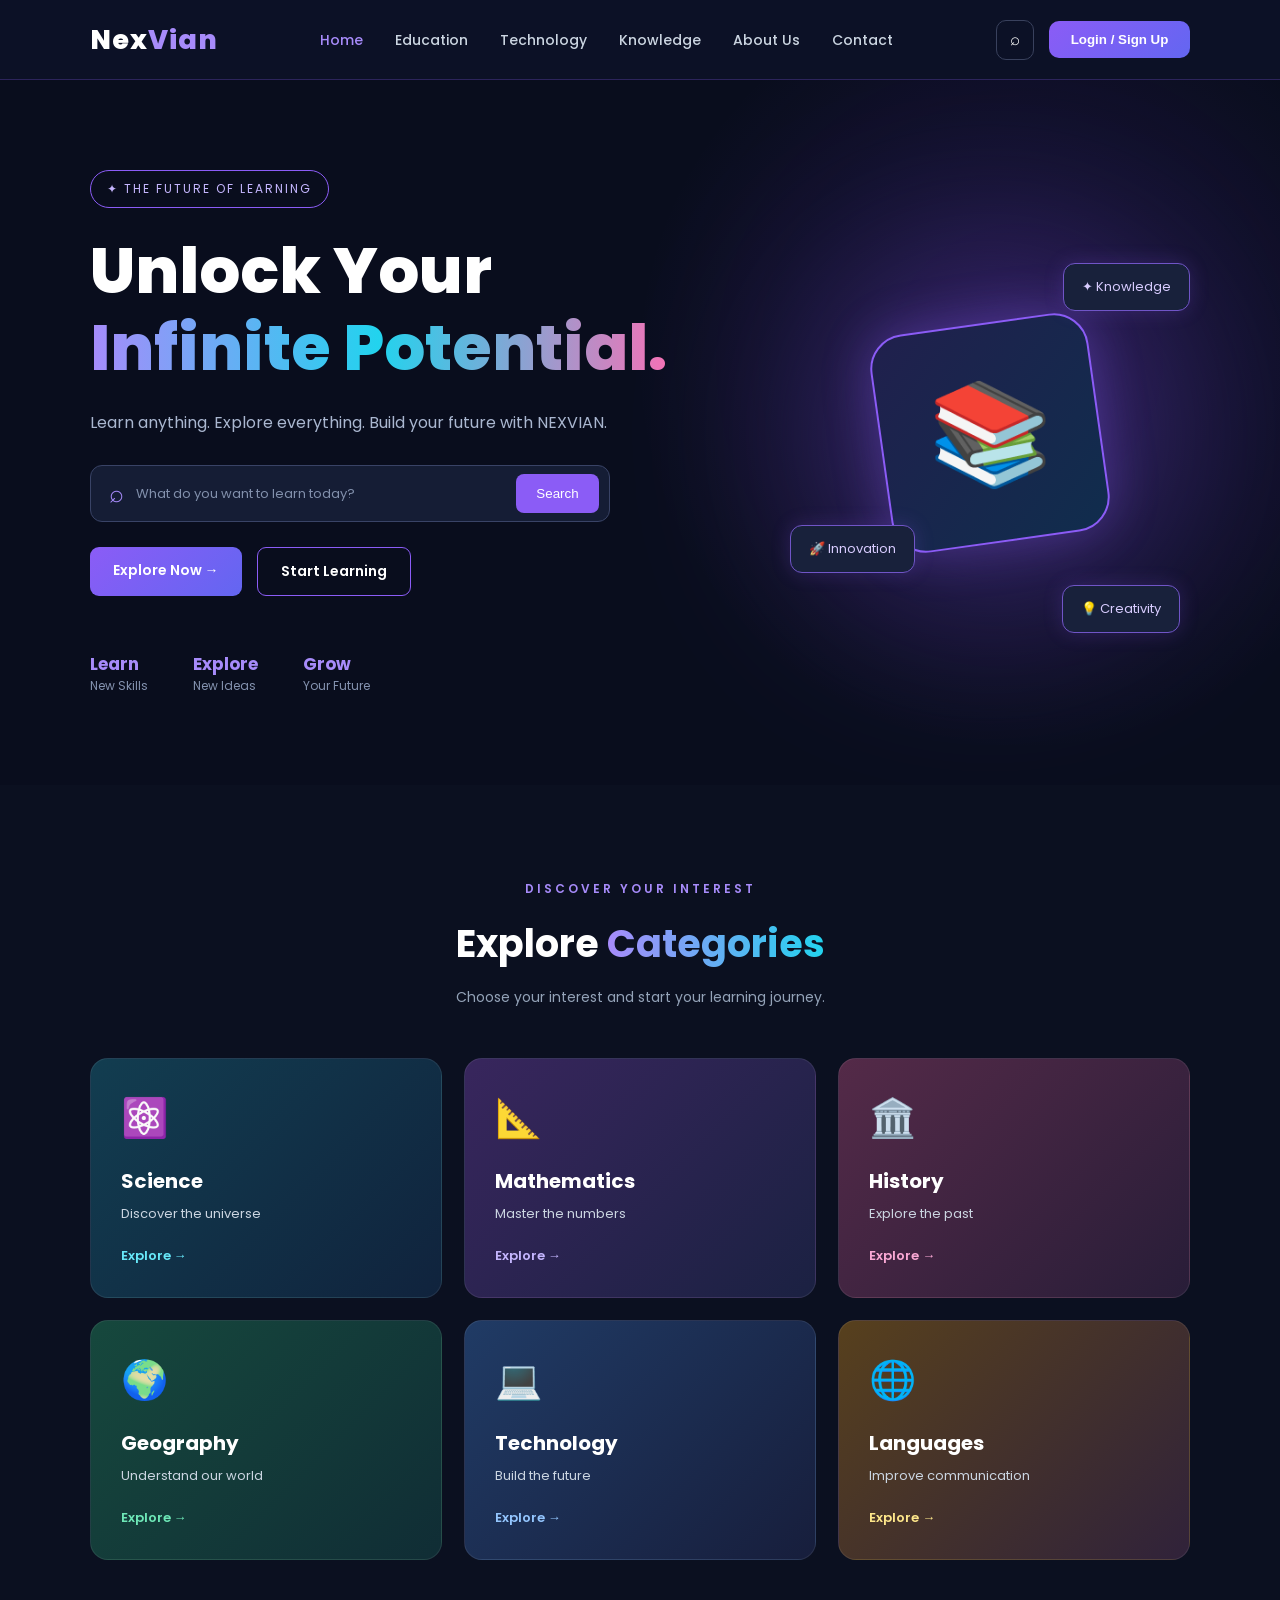
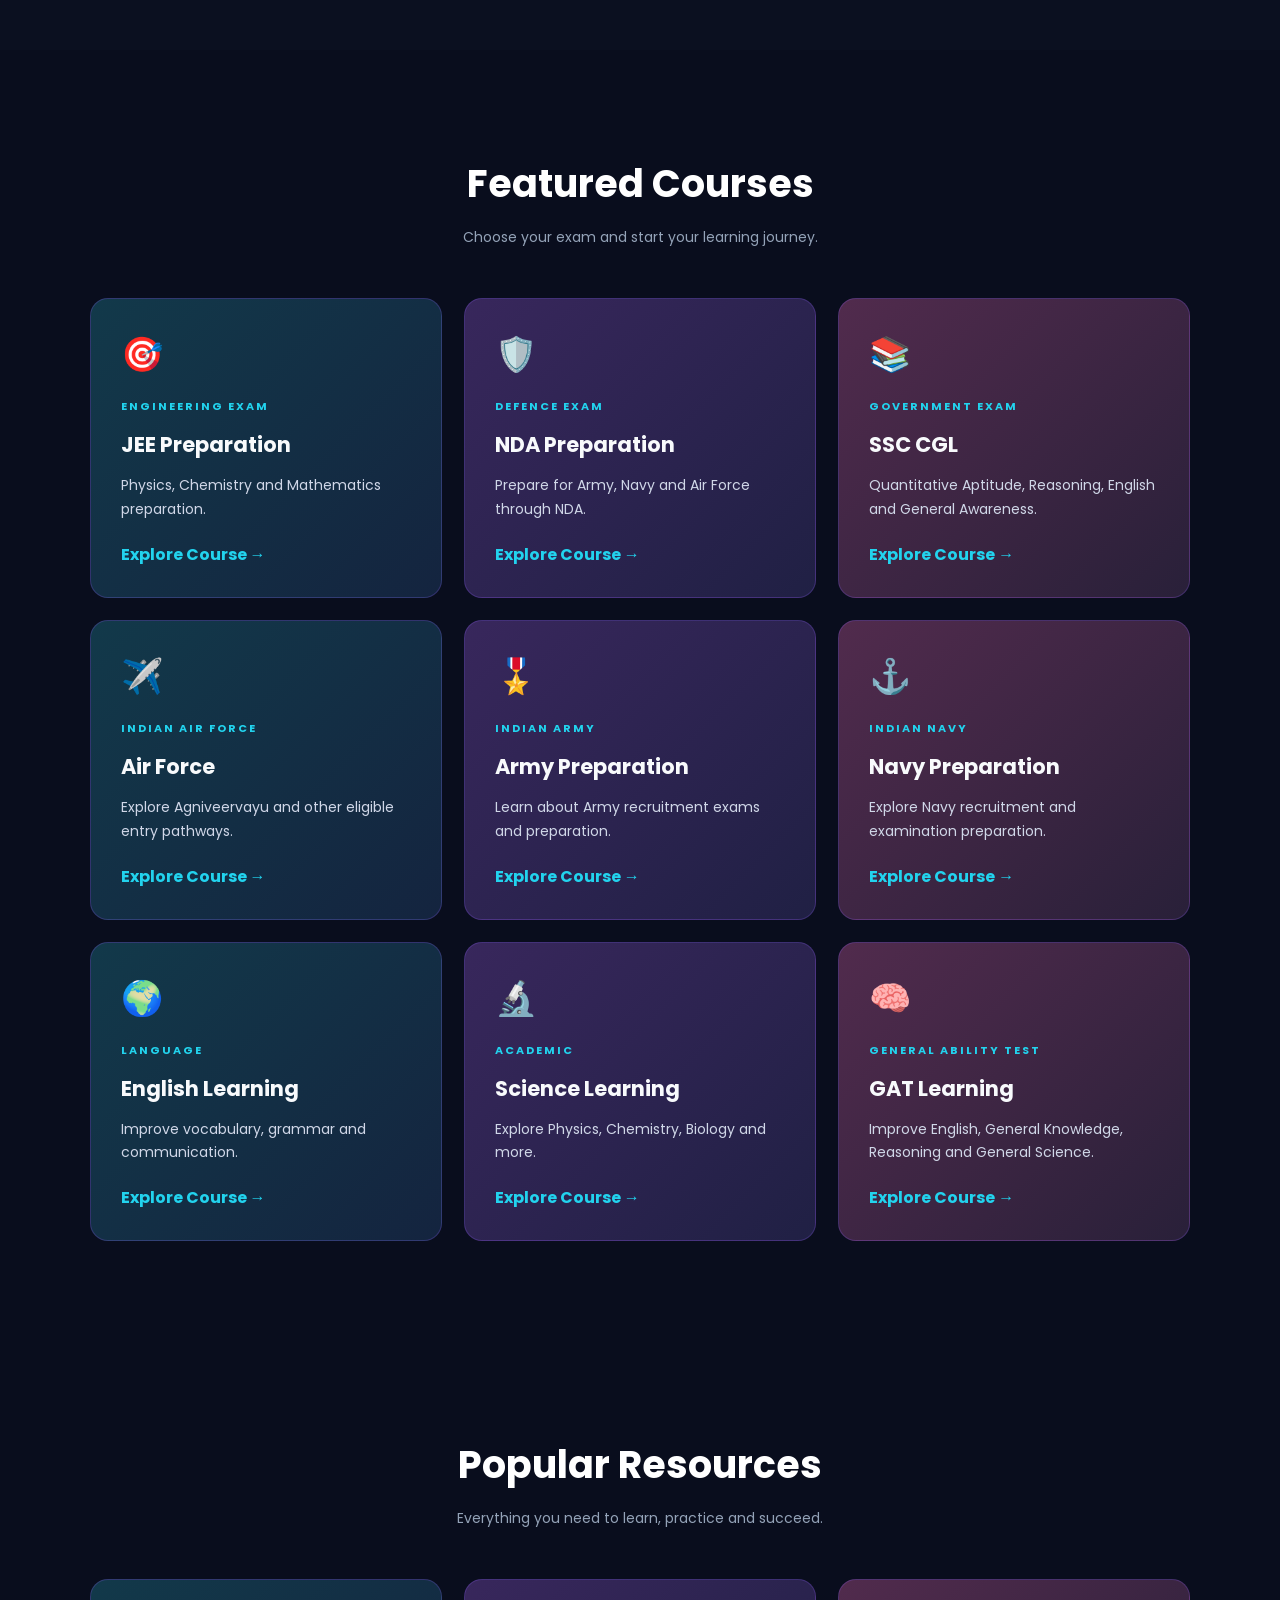
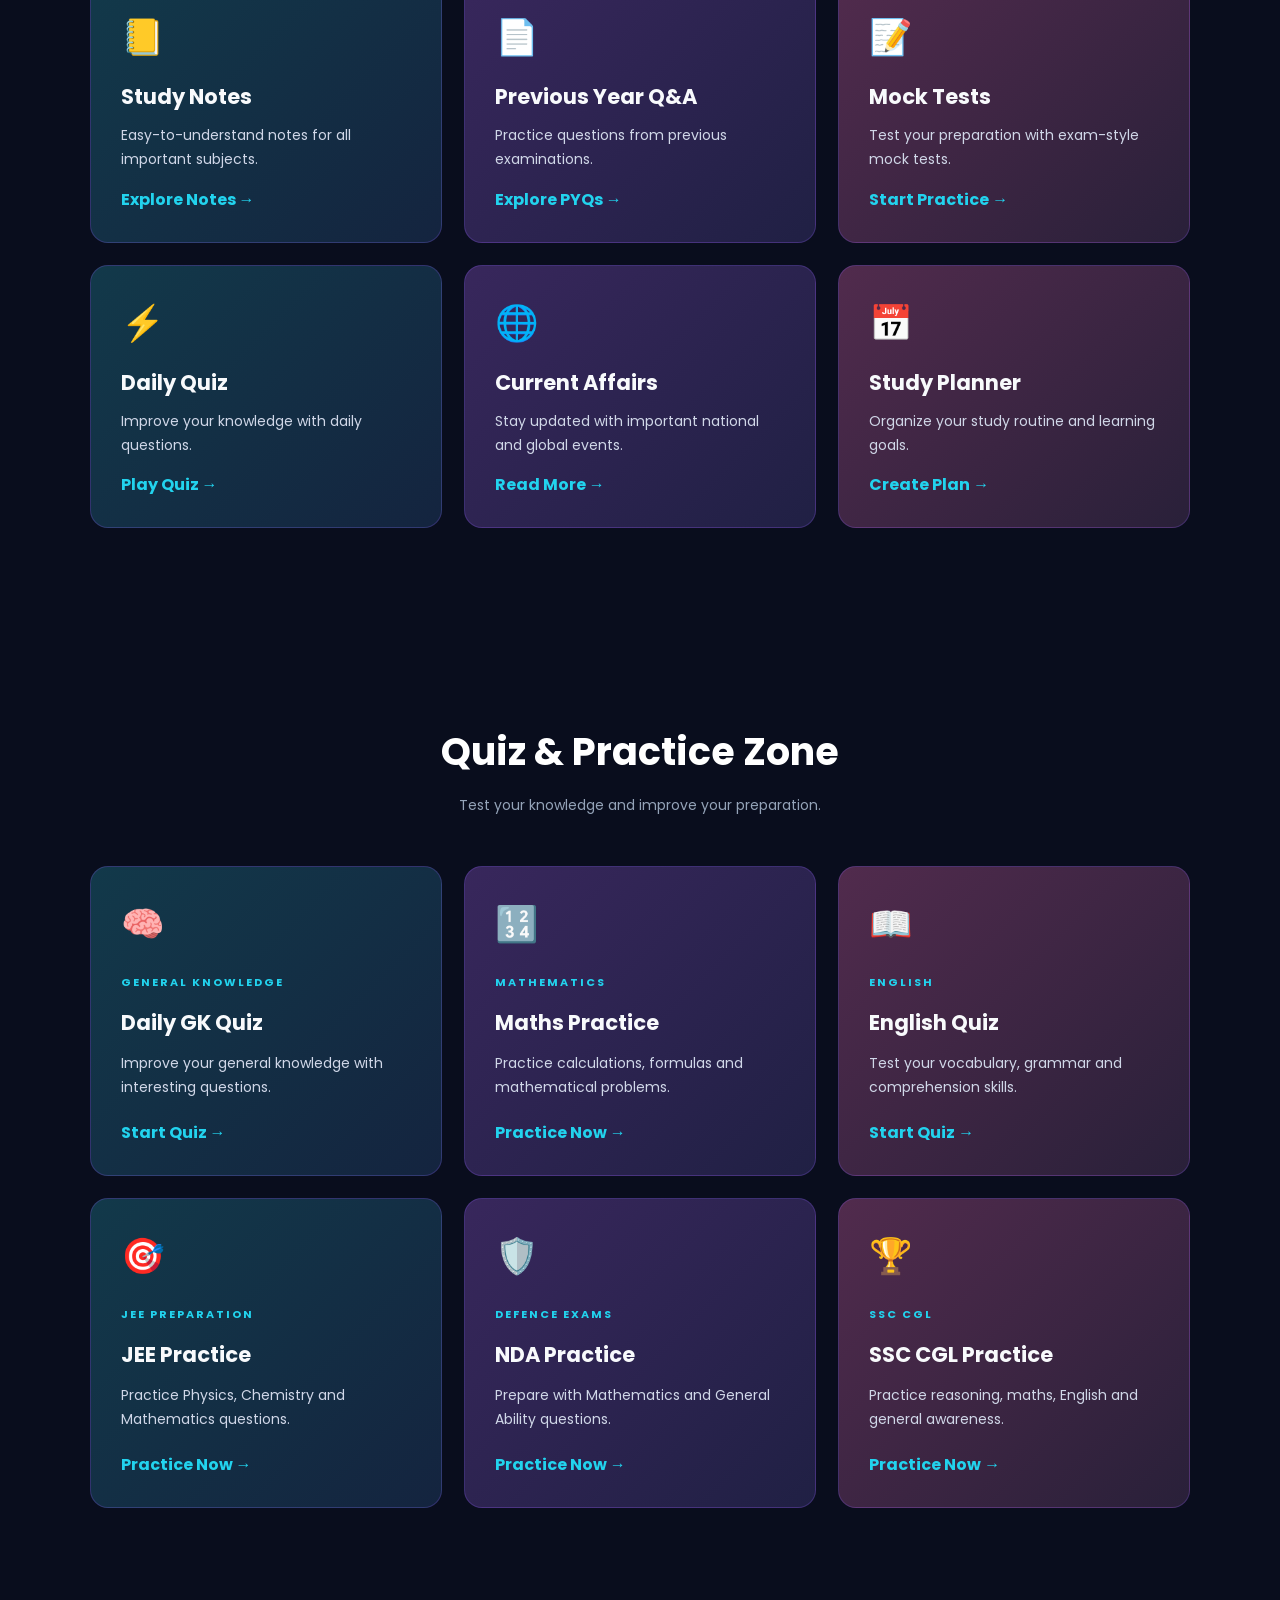
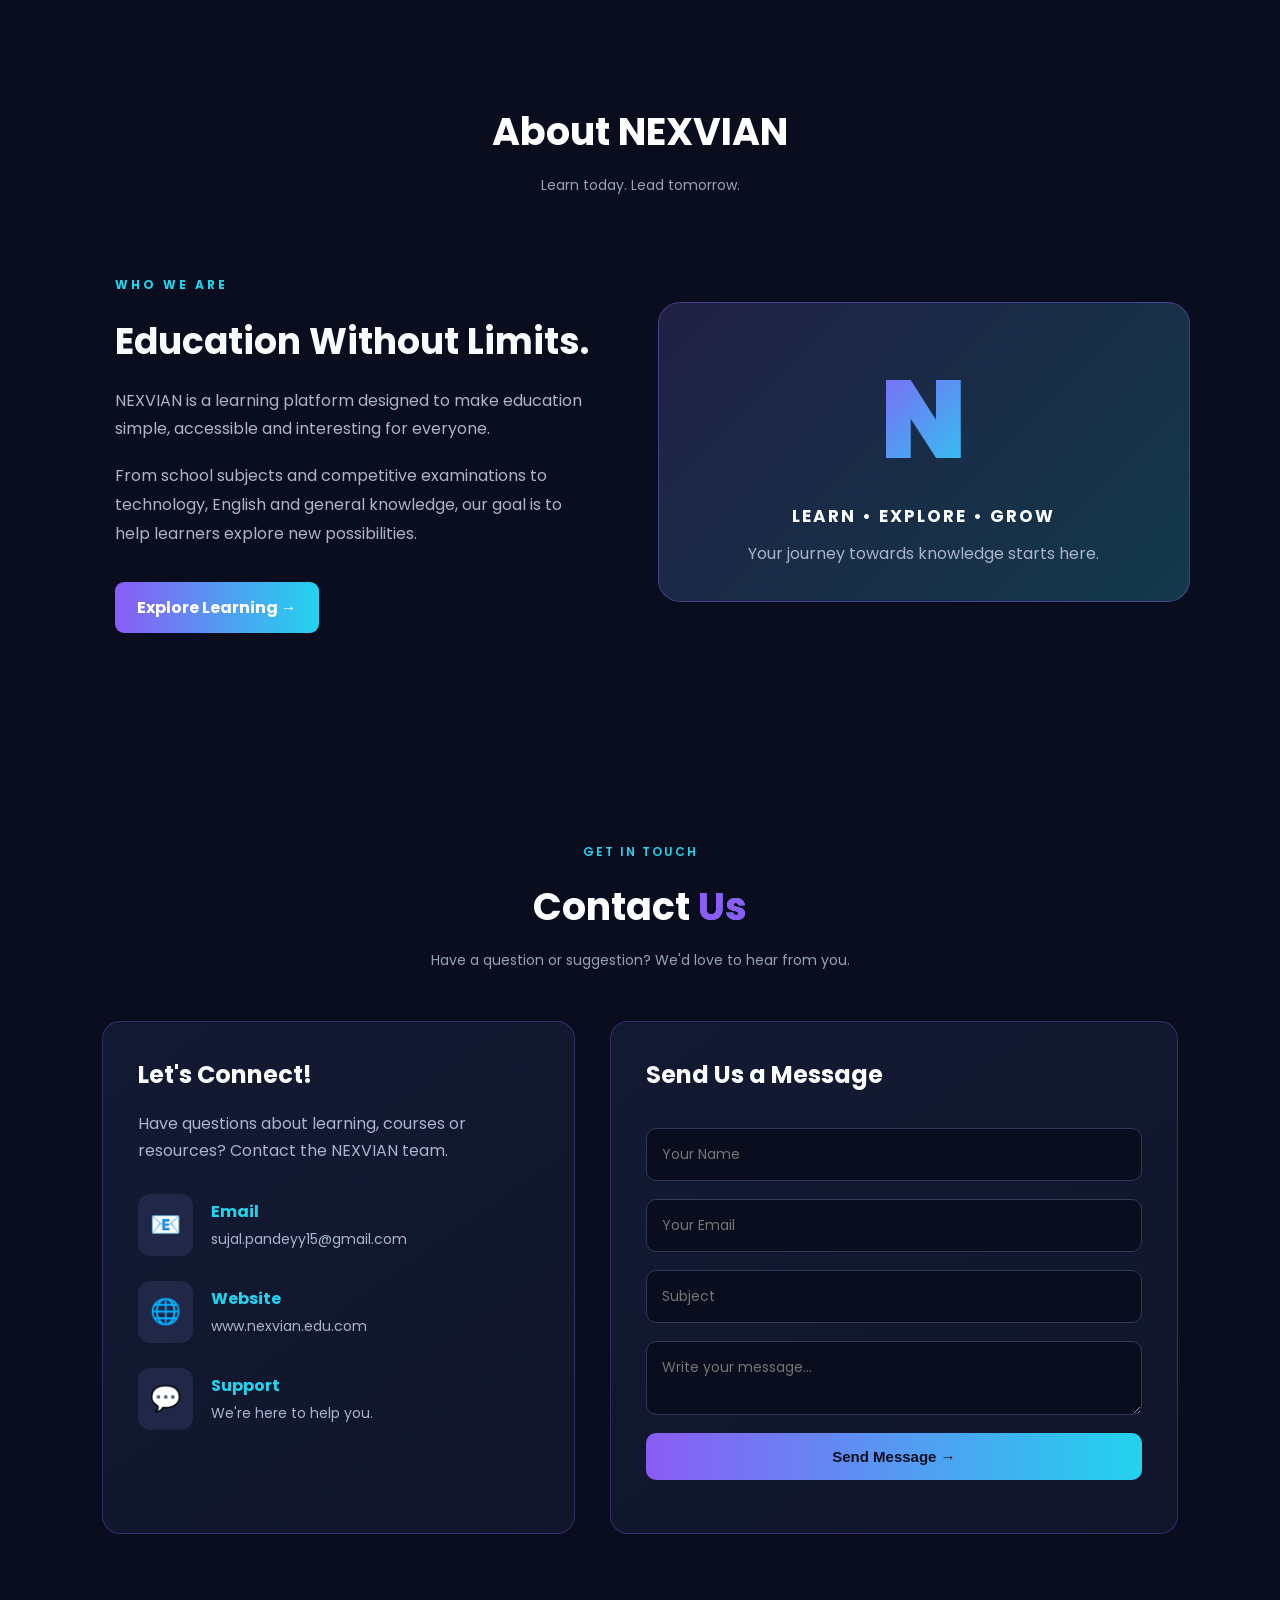
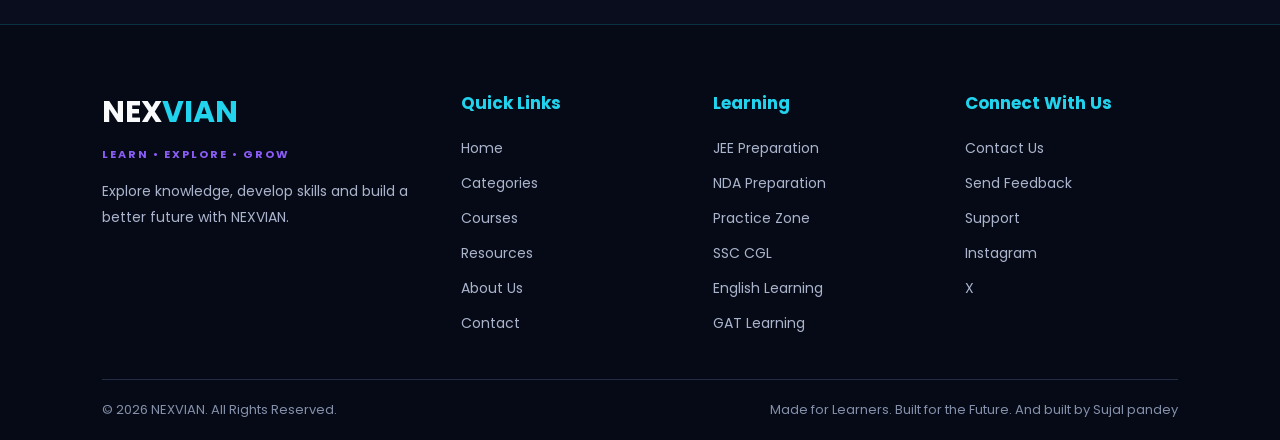
<file: Index.html>
<!DOCTYPE html>
<html lang="en">
<head>

<meta charset="UTF-8">
<meta name="viewport" content="width=device-width, initial-scale=1.0">
<title>Nexvian</title>
<link rel="stylesheet" href="style.css">
<link href="https://fonts.googleapis.com/css2?family=Poppins:wght@400;500;600;700;800&display=swap" rel="stylesheet">

<style>
* {
    margin: 0;
    padding: 0;
    box-sizing: border-box;
}

body {
    font-family: 'Poppins', sans-serif;
    background: #090D1D;
    color: white;
}

/* NAVBAR */

.navbar {
    width: 100%;
    min-height: 80px;
    padding: 0 7%;
    display: flex;
    align-items: center;
    justify-content: space-between;
    background: rgba(13, 18, 40, 0.95);
    border-bottom: 1px solid rgba(139, 92, 246, 0.25);
    position: sticky;
    top: 0;
    z-index: 1000;
}

/* LOGO */

.logo {
    font-size: 27px;
    font-weight: 800;
    letter-spacing: 1px;
    color: white;
    text-decoration: none;
}

.logo span {
    color: #A78BFA;
}

/* NAV LINKS */

.nav-links {
    display: flex;
    align-items: center;
    gap: 32px;
    list-style: none;
}

.nav-links a {
    text-decoration: none;
    color: #CBD5E1;
    font-size: 14px;
    font-weight: 500;
    transition: 0.3s;
}

.nav-links a:hover,
.nav-links a.active {
    color: #A78BFA;
}

/* BUTTONS */

.nav-actions {
    display: flex;
    align-items: center;
    gap: 15px;
}

.search-btn {
    background: transparent;
    color: white;
    border: 1px solid #39415D;
    border-radius: 10px;
    padding: 9px 13px;
    cursor: pointer;
    font-size: 17px;
}

.login-btn {
    background: linear-gradient(135deg, #8B5CF6, #6366F1);
    color: white;
    border: none;
    padding: 11px 22px;
    border-radius: 10px;
    font-weight: 600;
    cursor: pointer;
    transition: 0.3s;
}

.login-btn:hover {
    box-shadow: 0 0 20px rgba(139, 92, 246, 0.6);
    transform: translateY(-2px);
}

/* MOBILE MENU */

.menu-btn {
    display: none;
    background: none;
    border: none;
    color: white;
    font-size: 28px;
    cursor: pointer;
}

/* RESPONSIVE */

@media (max-width: 850px) {

    .navbar {
        padding: 0 5%;
    }

    .menu-btn {
        display: block;
    }

    .nav-links {
        display: none;
        position: absolute;
        top: 80px;
        left: 0;
        width: 100%;
        background: #10162D;
        flex-direction: column;
        padding: 25px;
        gap: 22px;
        border-bottom: 1px solid #39415D;
    }

    .nav-links.show {
        display: flex;
    }

    .nav-actions .login-btn {
        display: none;
    }
}
</style>
</head>

<body>

<nav class="navbar">

    <a href="#" class="logo">
        Nex<span>Vian</span>
    </a>

    <ul class="nav-links" id="navLinks">
        <li><a href="#" class="active">Home</a></li>
        <li><a href="#education">Education</a></li>
        <li><a href="#technology">Technology</a></li>
        <li><a href="#knowledge">Knowledge</a></li>
        <li><a href="#about">About Us</a></li>
        <li><a href="#contact">Contact</a></li>
    </ul>

    <div class="nav-actions">
        <button class="search-btn" aria-label="Search">⌕</button>
        <button class="login-btn">Login / Sign Up</button>

        <button class="menu-btn" id="menuBtn"
        aria-label="Toggle navigation"
        aria-expanded="false">☰</button>
    </div>

</nav>




<!-- HERO SECTION -->

<section class="hero" id="home">

    <div class="hero-content">

        <span class="hero-tag">
            ✦ THE FUTURE OF LEARNING
        </span>

        <h1>
            Unlock Your
            <span>Infinite Potential.</span>
        </h1>

        <p class="hero-description">
            Learn anything. Explore everything.
            Build your future with NEXVIAN.
        </p>

        <!-- SEARCH BAR -->

        <div class="hero-search">
            <span>⌕</span>
            <input type="text"
            id="heroSearch"
            placeholder="What do you want to learn today?">

            <button onclick="searchLearning()">Search</button>
        </div>
        <p id="searchResults"></p>
        
        
        
        <!-- BUTTONS -->

        <div class="hero-buttons">

            <a href="#categories" class="primary-btn">
                Explore Now →
            </a>

            <a href="#education" class="secondary-btn">
                Start Learning
            </a>

        </div>



        <!-- FEATURES -->

        <div class="hero-features">

            <div>
                <h3>Learn</h3>
                <p>New Skills</p>
            </div>

            <div>
                <h3>Explore</h3>
                <p>New Ideas</p>
            </div>

            <div>
                <h3>Grow</h3>
                <p>Your Future</p>
            </div>

        </div>

    </div>



    <!-- RIGHT SIDE VISUAL -->

    <div class="hero-visual">

        <div class="glow-circle"></div>

        <div class="hero-icon">
            <span>📚</span>
        </div>

        <div class="floating-card card-one">
            ✦ Knowledge
        </div>

        <div class="floating-card card-two">
            🚀 Innovation
        </div>

        <div class="floating-card card-three">
            💡 Creativity
        </div>

    </div>

</section>

<script>
const menuBtn = document.getElementById("menuBtn");
const navLinks = document.getElementById("navLinks");

menuBtn.addEventListener("click", () => {
    const isOpen = navLinks.classList.toggle("show");
    menuBtn.setAttribute("aria-expanded", isOpen);
    menuBtn.textContent = isOpen ? "✕" : "☰";
});

navLinks.querySelectorAll("a").forEach(link => {
    link.addEventListener("click", () => {
        navLinks.classList.remove("show");
        menuBtn.textContent = "☰";
        menuBtn.setAttribute("aria-expanded", "false");
    });
});
</script>
<script src="script.js"></script>






<!-- EXPLORE CATEGORIES SECTION -->

<section class="categories" id="categories">

    <div class="section-heading">

        <span class="section-tag">
            DISCOVER YOUR INTEREST
        </span>

        <h2>
            Explore <span>Categories</span>
        </h2>

        <p>
            Choose your interest and start
            your learning journey.
        </p>

    </div>

    <div class="category-container">

        <a href="#science" class="category-card science">
            <div class="category-icon">⚛️</div>
            <h3>Science</h3>
            <p>Discover the universe</p>
            <span>Explore →</span>
        </a>

        <a href="#mathematics" class="category-card mathematics">
            <div class="category-icon">📐</div>
            <h3>Mathematics</h3>
            <p>Master the numbers</p>
            <span>Explore →</span>
        </a>

        <a href="#history" class="category-card history">
            <div class="category-icon">🏛️</div>
            <h3>History</h3>
            <p>Explore the past</p>
            <span>Explore →</span>
        </a>

        <a href="#geography" class="category-card geography">
            <div class="category-icon">🌍</div>
            <h3>Geography</h3>
            <p>Understand our world</p>
            <span>Explore →</span>
        </a>

        <a href="#technology" id="technology" class="category-card technology">
            <div class="category-icon">💻</div>
            <h3>Technology</h3>
            <p>Build the future</p>
            <span>Explore →</span>
        </a>

        <a href="#languages" class="category-card languages">
            <div class="category-icon">🌐</div>
            <h3>Languages</h3>
            <p>Improve communication</p>
            <span>Explore →</span>
        </a>

    </div>

</section>


<!-- Featured Courses -->

<section class="courses" id="education">

<div class="section-heading">
    <h2>Featured Courses</h2>
    <p>Choose your exam and start your learning journey.</p>
</div>

<div class="course-container">


    <div class="course-card" id="jee">
        <div class="course-icon">🎯</div>
        <span class="course-level">ENGINEERING EXAM</span>
        <h3>JEE Preparation</h3>
        <p>Physics, Chemistry and Mathematics preparation.</p>
        <a href="#jee">Explore Course →</a>
    </div>

    <div class="course-card" id="nda">
        <div class="course-icon">🛡️</div>
        <span class="course-level">DEFENCE EXAM</span>
        <h3>NDA Preparation</h3>
        <p>Prepare for Army, Navy and Air Force through NDA.</p>
        <a href="#nda">Explore Course →</a>
    </div>

   <div class="course-card" id="ssc-cgl">
        <div class="course-icon">📚</div>
        <span class="course-level">GOVERNMENT EXAM</span>
        <h3>SSC CGL</h3>
        <p>Quantitative Aptitude, Reasoning, English and General Awareness.</p>
        <a href="#ssc-cgl">Explore Course →</a>
    </div>

    <div class="course-card" id="airforce">
        <div class="course-icon">✈️</div>
        <span class="course-level">INDIAN AIR FORCE</span>
        <h3>Air Force</h3>
        <p>Explore Agniveervayu and other eligible entry pathways.</p>
        <a href="#airforce">Explore Course →</a>
    </div>

    <div class="course-card" id="army">
        <div class="course-icon">🎖️</div>
        <span class="course-level">INDIAN ARMY</span>
        <h3>Army Preparation</h3>
        <p>Learn about Army recruitment exams and preparation.</p>
        <a href="#army">Explore Course →</a>
    </div>

    <div class="course-card" id="navy">
        <div class="course-icon">⚓</div>
        <span class="course-level">INDIAN NAVY</span>
        <h3>Navy Preparation</h3>
        <p>Explore Navy recruitment and examination preparation.</p>
        <a href="#navy">Explore Course →</a>
    </div>

    <div class="course-card" id="english">
        <div class="course-icon">🌍</div>
        <span class="course-level">LANGUAGE</span>
        <h3>English Learning</h3>
        <p>Improve vocabulary, grammar and communication.</p>
        <a href="#english">Explore Course →</a>
    </div>

    <div class="course-card" id="science">
        <div class="course-icon">🔬</div>
        <span class="course-level">ACADEMIC</span>
        <h3>Science Learning</h3>
        <p>Explore Physics, Chemistry, Biology and more.</p>
        <a href="#science">Explore Course →</a>

    </div>
<div class="course-card" id="gat">
    <div class="course-icon">🧠</div>
    <span class="course-level">GENERAL ABILITY TEST</span>
    <h3>GAT Learning</h3>
    <p>Improve English, General Knowledge, Reasoning and General Science.</p>
        <a href="#gat">Explore Course →</a>
</div>

</div>
</div>
</section>






<!-- POPULAR RESOURCES SECTION -->

<section class="resources" id="resources">

    <div class="section-heading">
        <h2>Popular Resources</h2>
        <p>Everything you need to learn, practice and succeed.</p>
    </div>

    <div class="resource-container">

        <div class="resource-card">
            <div class="resource-icon">📒</div>
            <h3>Study Notes</h3>
            <p>Easy-to-understand notes for all important subjects.</p>
            <a href="notes.HTML">Explore Notes →</a>
        </div>

        <div class="resource-card">
            <div class="resource-icon">📄</div>
            <h3>Previous Year Q&A</h3>
            <p>Practice questions from previous examinations.</p>
            <a href="#pyq">Explore PYQs →</a>
        </div>

        <div class="resource-card">
            <div class="resource-icon">📝</div>
            <h3>Mock Tests</h3>
            <p>Test your preparation with exam-style mock tests.</p>
            <a href="#mock-tests">Start Practice →</a>
        </div>

        <div class="resource-card">
            <div class="resource-icon">⚡</div>
            <h3>Daily Quiz</h3>
            <p>Improve your knowledge with daily questions.</p>
            <a href="#quiz">Play Quiz →</a>
        </div>

        <div class="resource-card">
            <div class="resource-icon">🌐</div>
            <h3>Current Affairs</h3>
            <p>Stay updated with important national and global events.</p>
            <a href="#current-affairs">Read More →</a>
        </div>

        <div class="resource-card">
            <div class="resource-icon">📅</div>
            <h3>Study Planner</h3>
            <p>Organize your study routine and learning goals.</p>
          <a href="jee-planner.html">Create Plan →</a>
        </div>

    </div>

</section>

<!-- QUIZ & PRACTICE ZONE -->

<section class="quiz-zone" id="practice">

    <div class="section-heading">
        <h2>Quiz & Practice Zone</h2>
        <p>Test your knowledge and improve your preparation.</p>
    </div>

    <div class="quiz-container">

        <div class="quiz-card">
            <div class="quiz-icon">🧠</div>
            <span class="quiz-tag">GENERAL KNOWLEDGE</span>
            <h3>Daily GK Quiz</h3>
            <p>Improve your general knowledge with interesting questions.</p>
            <a href="#gk-quiz">Start Quiz →</a>
        </div>

        <div class="quiz-card">
            <div class="quiz-icon">🔢</div>
            <span class="quiz-tag">MATHEMATICS</span>
            <h3>Maths Practice</h3>
            <p>Practice calculations, formulas and mathematical problems.</p>
            <a href="#maths-quiz">Practice Now →</a>
        </div>

        <div class="quiz-card">
            <div class="quiz-icon">📖</div>
            <span class="quiz-tag">ENGLISH</span>
            <h3>English Quiz</h3>
            <p>Test your vocabulary, grammar and comprehension skills.</p>
            <a href="#english-quiz">Start Quiz →</a>
        </div>

        <div class="quiz-card">
            <div class="quiz-icon">🎯</div>
            <span class="quiz-tag">JEE PREPARATION</span>
            <h3>JEE Practice</h3>
            <p>Practice Physics, Chemistry and Mathematics questions.</p>
            <a href="#jee-practice">Practice Now →</a>
        </div>

        <div class="quiz-card">
            <div class="quiz-icon">🛡️</div>
            <span class="quiz-tag">DEFENCE EXAMS</span>
            <h3>NDA Practice</h3>
            <p>Prepare with Mathematics and General Ability questions.</p>
            <a href="#nda-practice">Practice Now →</a>
        </div>

        <div class="quiz-card">
            <div class="quiz-icon">🏆</div>
            <span class="quiz-tag">SSC CGL</span>
            <h3>SSC CGL Practice</h3>
            <p>Practice reasoning, maths, English and general awareness.</p>
            <a href="#ssc-practice">Practice Now →</a>
        </div>

    </div>

</section>







<!-- ABOUT US SECTION -->

<section class="about-section" id="about">

    <div class="section-heading">
        <h2>About NEXVIAN</h2>
        <p>Learn today. Lead tomorrow.</p>
    </div>

    <div class="about-content">

        <div class="about-text">
            <span class="about-tag">WHO WE ARE</span>

            <h3>Education Without Limits.</h3>

            <p>
                NEXVIAN is a learning platform designed to make
                education simple, accessible and interesting for everyone.
            </p>

            <p>
                From school subjects and competitive examinations
                to technology, English and general knowledge,
                our goal is to help learners explore new possibilities.
            </p>

            <a href="#categories" class="about-btn">
                Explore Learning →
            </a>
        </div>

        <div class="about-visual">
            <div class="about-symbol">N</div>
            <h3>LEARN • EXPLORE • GROW</h3>
            <p>Your journey towards knowledge starts here.</p>
        </div>

    </div>

</section>

</body>
</html>

<!-- CONTACT US SECTION -->

<section class="contact-section" id="contact">

    <div class="section-heading">
        <span class="section-tag">GET IN TOUCH</span>
        <h2>Contact <span>Us</span></h2>
        <p>Have a question or suggestion? We'd love to hear from you.</p>
    </div>

    <div class="contact-container">

        <div class="contact-info">
            <h3>Let's Connect!</h3>

            <p>
                Have questions about learning, courses or resources?
                Contact the NEXVIAN team.
            </p>

            <div class="contact-item">
                <span>📧</span>
                <div>
                    <h4>Email</h4>
                    <p>sujal.pandeyy15@gmail.com</p>
                </div>
            </div>

            <div class="contact-item">
                <span>🌐</span>
                <div>
                    <h4>Website</h4>
                    <p>www.nexvian.edu.com</p>
                </div>
            </div>

            <div class="contact-item">
                <span>💬</span>
                <div>
                    <h4>Support</h4>
                    <p>We're here to help you.</p>
                </div>
            </div>
        </div>

        <form class="contact-form" id="contactForm">

            <h3>Send Us a Message</h3>

            <input type="text"
                   placeholder="Your Name"
                   required>

            <input type="email"
                   placeholder="Your Email"
                   required>

            <input type="text"
                   placeholder="Subject"
                   required>

            <textarea
                placeholder="Write your message..."
                rows="2"
                required></textarea>

            <button type="submit">
                Send Message →
            </button>

            <p id="contactMessage"></p>

        </form>

    </div>

</section>

<!-- FOOTER SECTION -->

<footer class="footer">

    <div class="footer-container">

        <!-- BRAND -->
        <div class="footer-brand">
            <h2>NEX<span>VIAN</span></h2>
            <p>LEARN • EXPLORE • GROW</p>

            <p>
                Explore knowledge, develop skills
                and build a better future with NEXVIAN.
            </p>
        </div>

        <!-- QUICK LINKS -->
        <div class="footer-links">
            <h3>Quick Links</h3>
            <a href="#home">Home</a>
            <a href="#categories">Categories</a>
            <a href="#education">Courses</a>
            <a href="#resources">Resources</a>
            <a href="#about">About Us</a>
            <a href="#contact">Contact</a>
        </div>

        <!-- LEARNING -->
        <div class="footer-links">
            <h3>Learning</h3>
            <a href="#jee">JEE Preparation</a>
            <a href="#nda">NDA Preparation</a>
            <a href="#practice">Practice Zone</a>
            <a href="#ssc-cgl">SSC CGL</a>
            <a href="#english">English Learning</a>
            <a href="#gat">GAT Learning</a>
        
        </div>


<!-- CONNECT -->
<div class="footer-links">
    <h3>Connect With Us</h3>

    <a href="#contact">Contact Us</a>
    <a href="#contact">Send Feedback</a>
    <a href="#contact">Support</a>

    <a href="https://www.instagram.com/born.2.servee/" target="_blank" rel="noopener noreferrer">
         Instagram
    </a>

    <a href="https://www.twitter.com/Sujal_pandey15/" target="_blank" rel="noopener noreferrer">
         X
    </a>
</div>
</div> <!-- footer-container close -->

<div class="footer-bottom">
    <p>© 2026 NEXVIAN. All Rights Reserved.</p>
    <p>
        Made for Learners. Built for the Future.
        And built by Sujal pandey
    </p>
    
</div>

</footer>
</file>
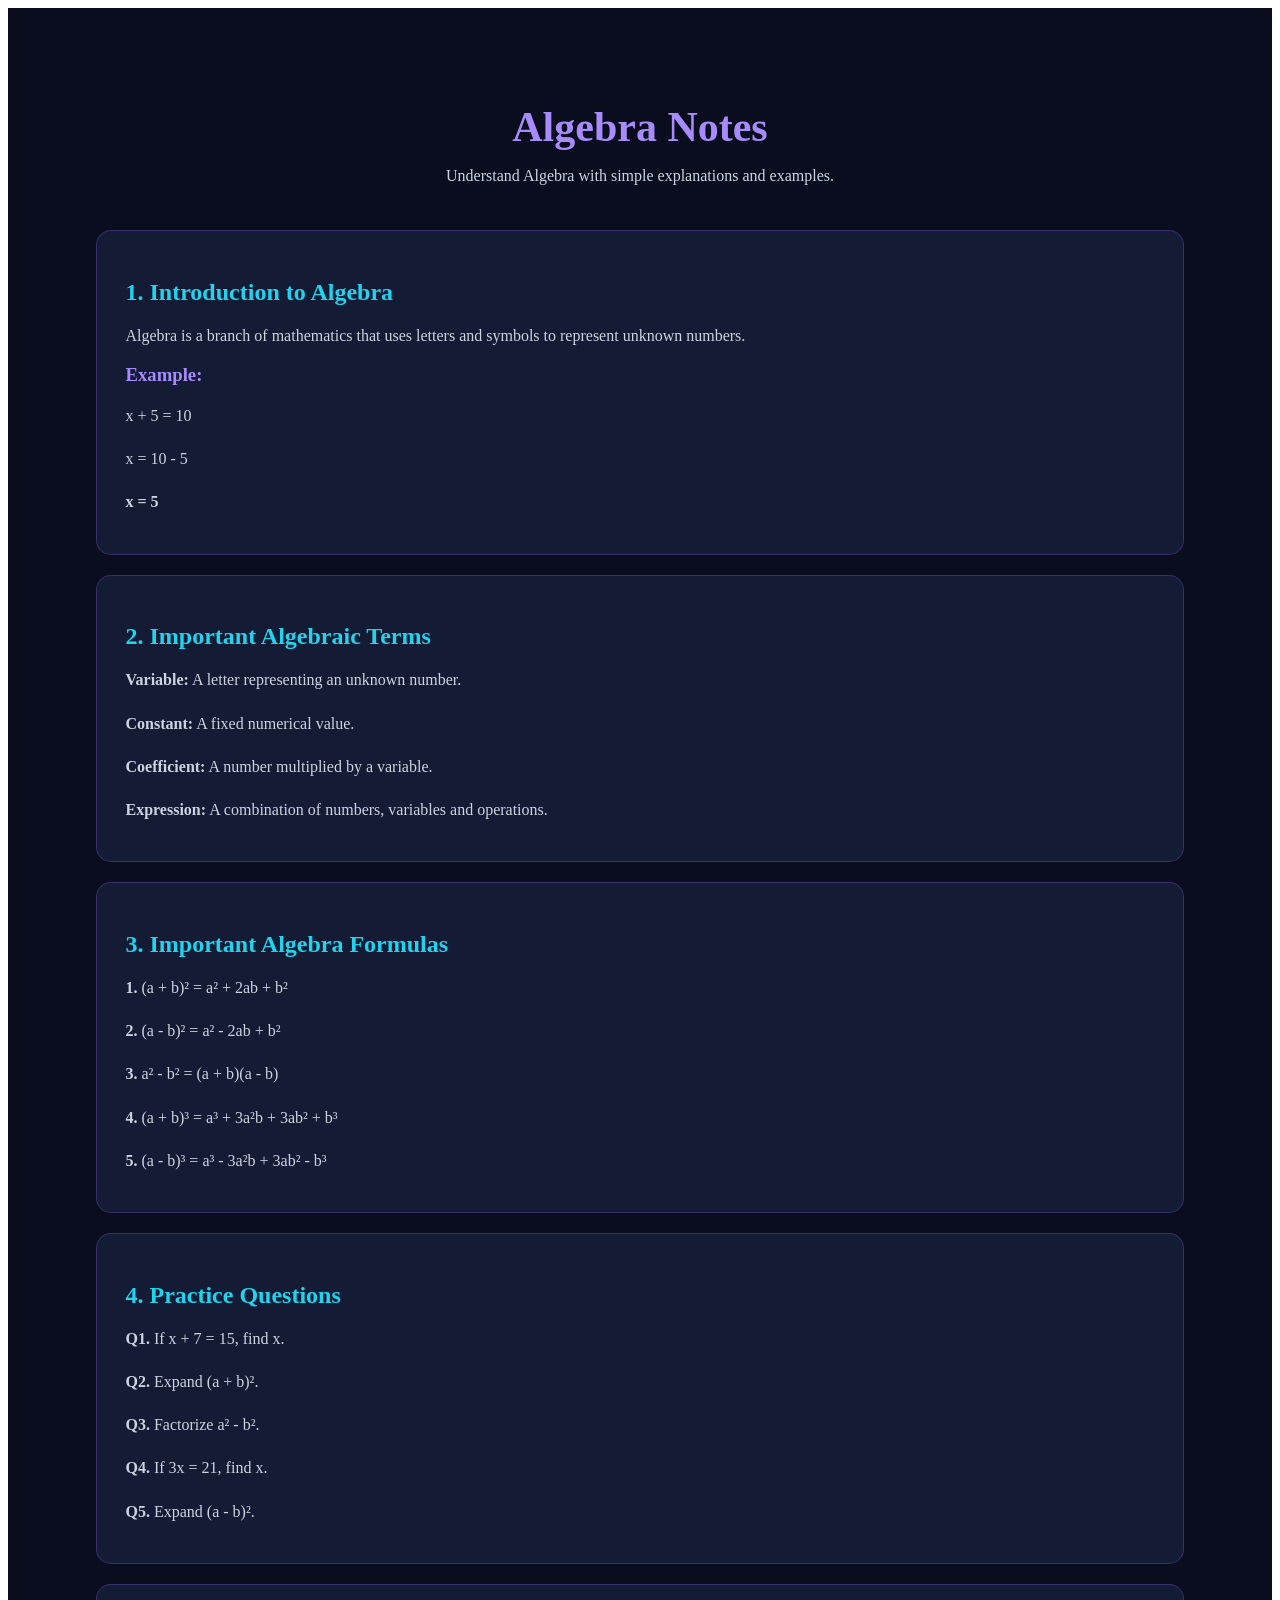
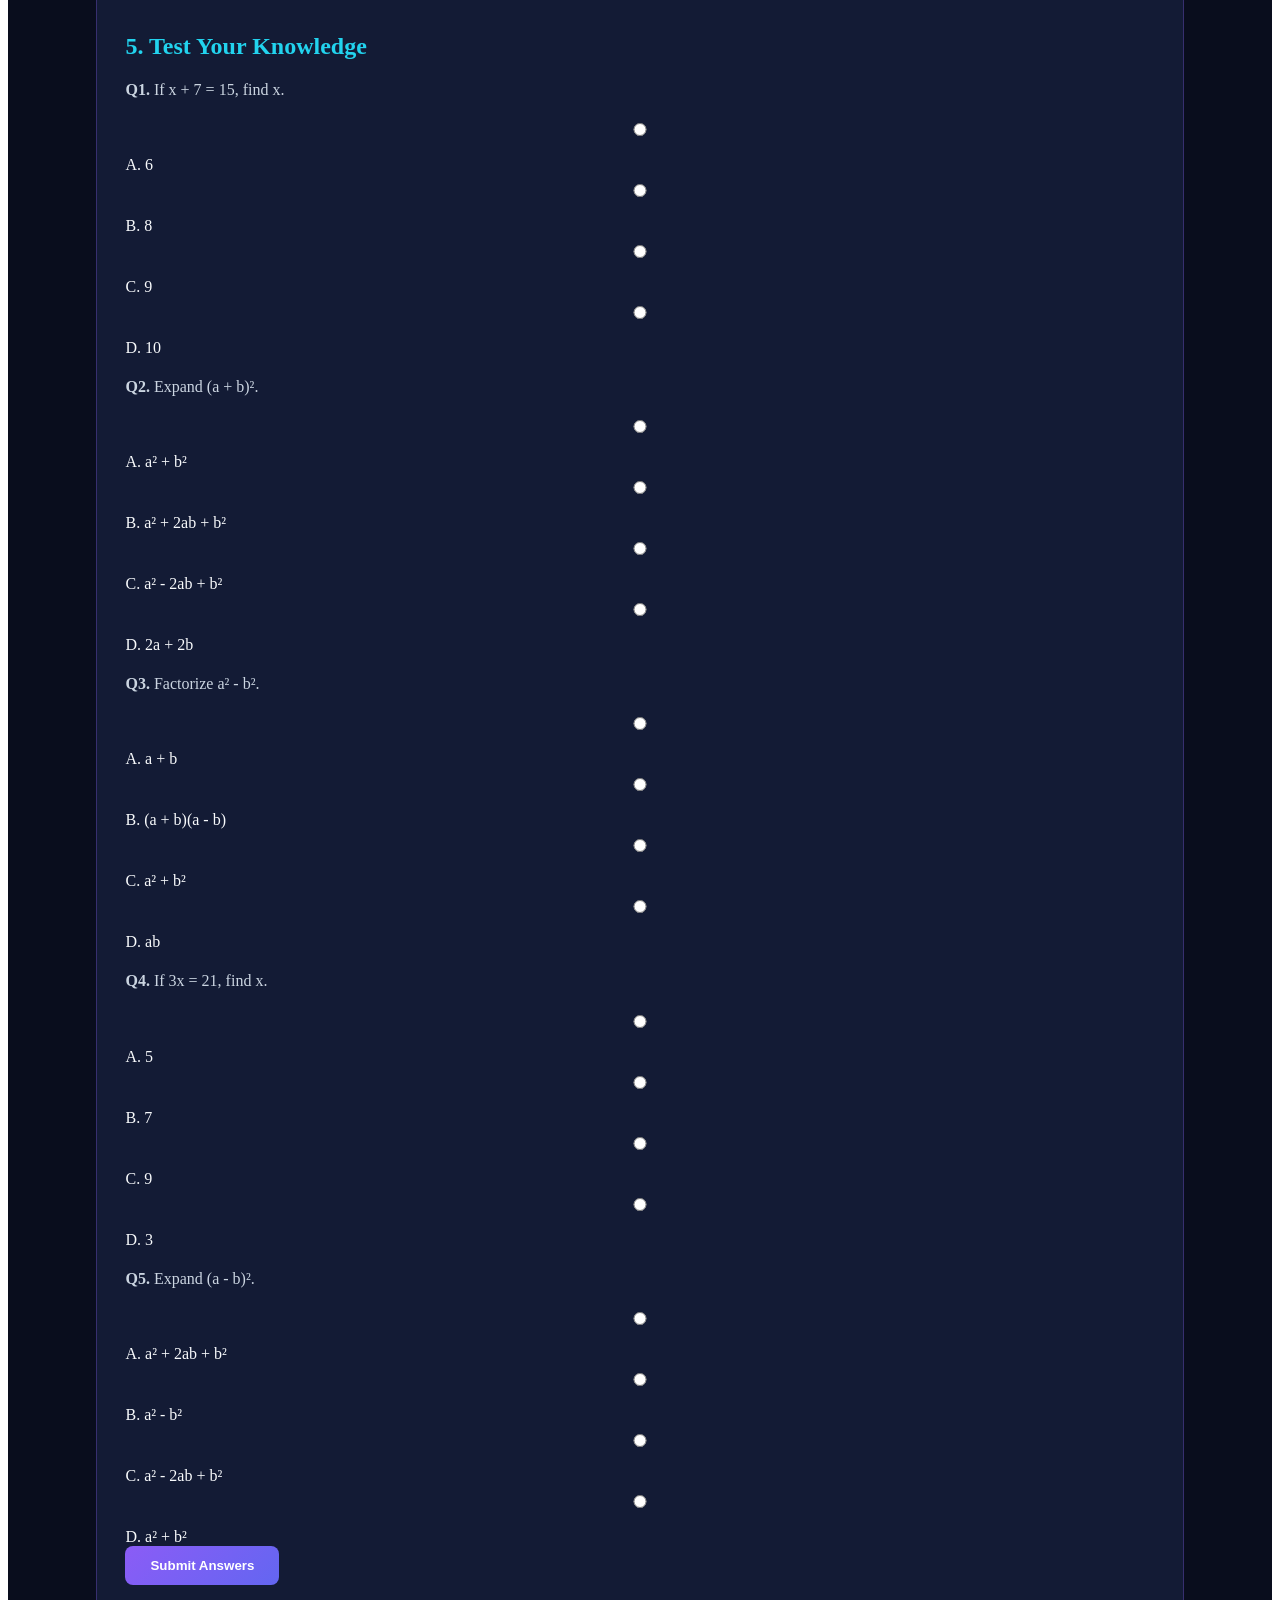
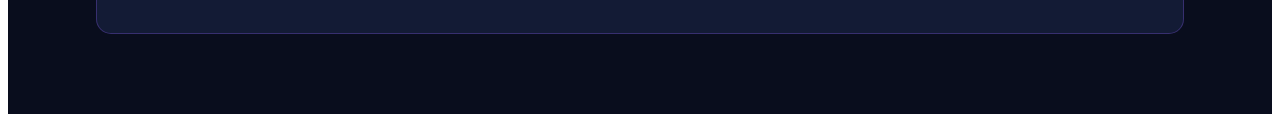
<file: algebra.html>
<!DOCTYPE html>
<html lang="en">
<head>
    <meta charset="UTF-8">
    <meta name="viewport" content="width=device-width, initial-scale=1.0">
    <title>Algebra Notes | NEXVIAN</title>

    <link rel="stylesheet" href="style.css">
</head>

<body>

<section class="notes-page">

    <div class="notes-heading">
        <h1>Algebra Notes</h1>
        <p>Understand Algebra with simple explanations and examples.</p>
    </div>

    <div class="notes-card">
        <h2>1. Introduction to Algebra</h2>

        <p>Algebra is a branch of mathematics that uses letters and symbols to represent unknown numbers.</p>

        <h3>Example:</h3>
        <p>x + 5 = 10</p>
        <p>x = 10 - 5</p>
        <p><strong>x = 5</strong></p>
    </div>

    <div class="notes-card">
        <h2>2. Important Algebraic Terms</h2>

        <p><strong>Variable:</strong> A letter representing an unknown number.</p>
        <p><strong>Constant:</strong> A fixed numerical value.</p>
        <p><strong>Coefficient:</strong> A number multiplied by a variable.</p>
        <p><strong>Expression:</strong> A combination of numbers, variables and operations.</p>
    </div>

<div class="notes-card">

    <h2>3. Important Algebra Formulas</h2>

    <p><strong>1.</strong> (a + b)² = a² + 2ab + b²</p>

    <p><strong>2.</strong> (a - b)² = a² - 2ab + b²</p>

    <p><strong>3.</strong> a² - b² = (a + b)(a - b)</p>

    <p><strong>4.</strong> (a + b)³ = a³ + 3a²b + 3ab² + b³</p>

    <p><strong>5.</strong> (a - b)³ = a³ - 3a²b + 3ab² - b³</p>

</div>

<div class="notes-card">

    <h2>4. Practice Questions</h2>

    <p><strong>Q1.</strong> If x + 7 = 15, find x.</p>

    <p><strong>Q2.</strong> Expand (a + b)².</p>

    <p><strong>Q3.</strong> Factorize a² - b².</p>

    <p><strong>Q4.</strong> If 3x = 21, find x.</p>

    <p><strong>Q5.</strong> Expand (a - b)².</p>

</div>


<div class="notes-card">

    <h2>5. Test Your Knowledge</h2>

    <div class="question">
        <p><strong>Q1.</strong> If x + 7 = 15, find x.</p>
        <label><input type="radio" name="q1" value="6"> A. 6</label>
        <label><input type="radio" name="q1" value="8"> B. 8</label>
        <label><input type="radio" name="q1" value="9"> C. 9</label>
        <label><input type="radio" name="q1" value="10"> D. 10</label>
    </div>

    <div class="question">
        <p><strong>Q2.</strong> Expand (a + b)².</p>
        <label><input type="radio" name="q2" value="a2+b2"> A. a² + b²</label>
        <label><input type="radio" name="q2" value="a2+2ab+b2"> B. a² + 2ab + b²</label>
        <label><input type="radio" name="q2" value="a2-2ab+b2"> C. a² - 2ab + b²</label>
        <label><input type="radio" name="q2" value="2a+2b"> D. 2a + 2b</label>
    </div>

    <div class="question">
        <p><strong>Q3.</strong> Factorize a² - b².</p>
        <label><input type="radio" name="q3" value="a+b"> A. a + b</label>
        <label><input type="radio" name="q3" value="(a+b)(a-b)"> B. (a + b)(a - b)</label>
        <label><input type="radio" name="q3" value="a2+b2"> C. a² + b²</label>
        <label><input type="radio" name="q3" value="ab"> D. ab</label>
    </div>

    <div class="question">
        <p><strong>Q4.</strong> If 3x = 21, find x.</p>
        <label><input type="radio" name="q4" value="5"> A. 5</label>
        <label><input type="radio" name="q4" value="7"> B. 7</label>
        <label><input type="radio" name="q4" value="9"> C. 9</label>
        <label><input type="radio" name="q4" value="3"> D. 3</label>
    </div>

    <div class="question">
        <p><strong>Q5.</strong> Expand (a - b)².</p>
        <label><input type="radio" name="q5" value="a2+2ab+b2"> A. a² + 2ab + b²</label>
        <label><input type="radio" name="q5" value="a2-b2"> B. a² - b²</label>
        <label><input type="radio" name="q5" value="a2-2ab+b2"> C. a² - 2ab + b²</label>
        <label><input type="radio" name="q5" value="a2+b2"> D. a² + b²</label>
    </div>

    <button onclick="checkAlgebra()">Submit Answers</button>

    <h3 id="quizResult"></h3>

</div>
</file>
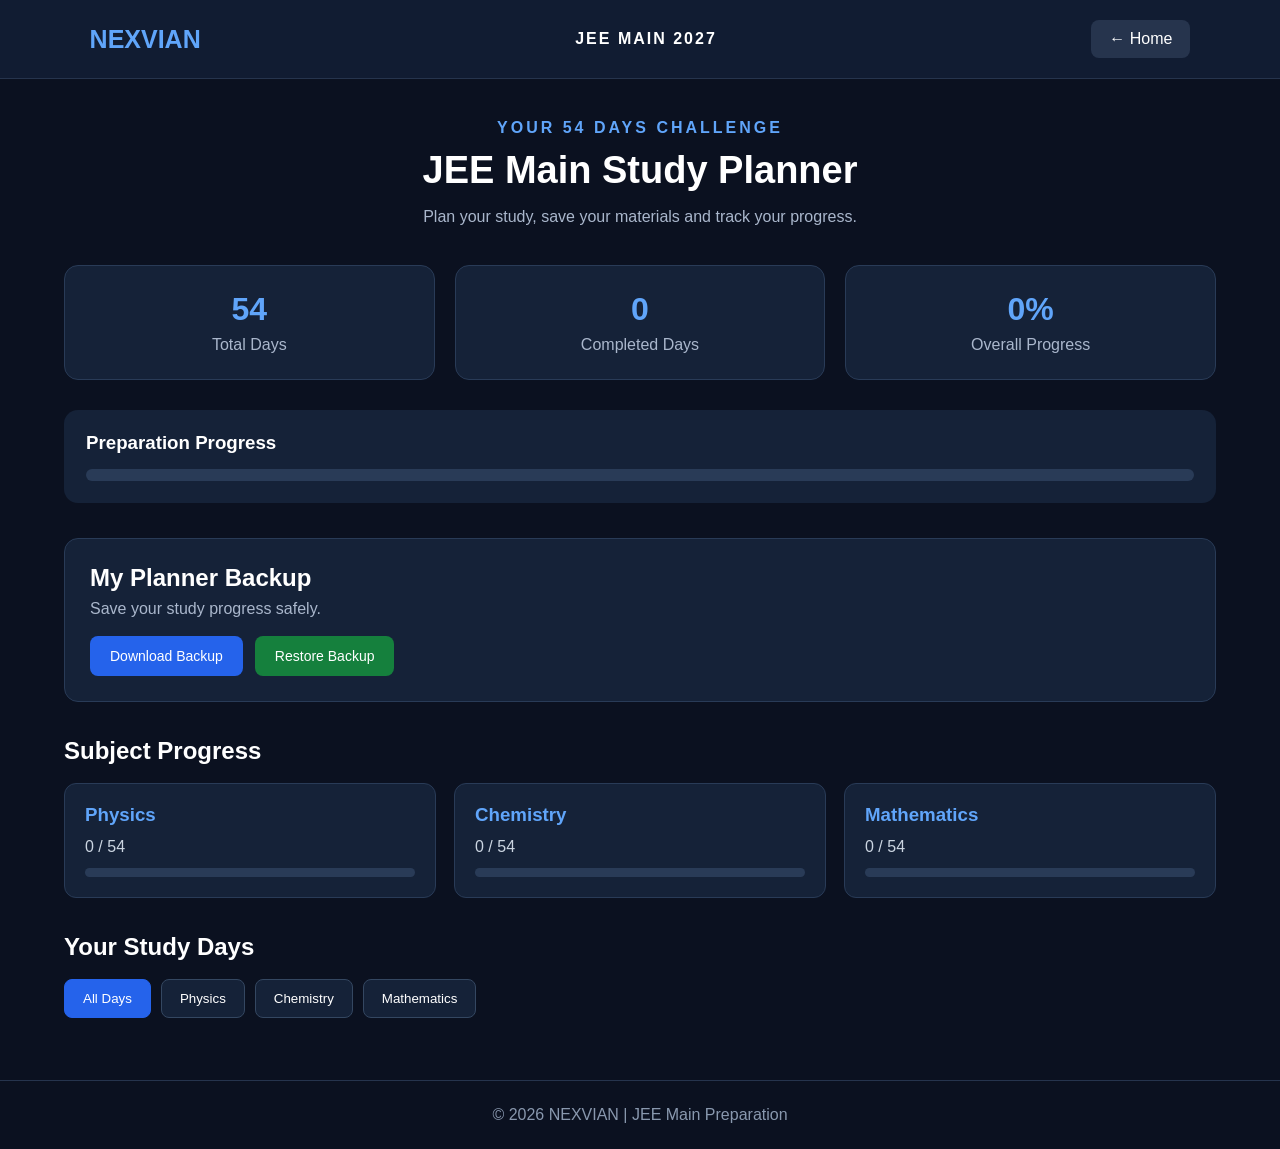
<file: jee-planner.html>
<!DOCTYPE html>
<html lang="en">
<head>
    <meta charset="UTF-8">
    <meta name="viewport" content="width=device-width, initial-scale=1.0">
    <title>JEE 54 Days Planner | NEXVIAN</title>

    <link rel="stylesheet" href="jee-planner.css">
</head>
<body>

<header class="planner-header">
    <a href="index.html" class="logo">NEXVIAN</a>
    <span>JEE MAIN 2027</span>
    <a href="index.html" class="back-btn">← Home</a>
</header>

<main class="planner-container">

    <section class="welcome-section">
        <p class="tagline">YOUR 54 DAYS CHALLENGE</p>
        <h1>JEE Main Study Planner</h1>
        <p>Plan your study, save your materials and track your progress.</p>
    </section>

    <section class="stats-container">

        <div class="stat-card">
            <h2 id="totalDays">54</h2>
            <p>Total Days</p>
        </div>

        <div class="stat-card">
            <h2 id="completedDays">0</h2>
            <p>Completed Days</p>
        </div>

        <div class="stat-card">
            <h2 id="progressPercent">0%</h2>
            <p>Overall Progress</p>
        </div>

    </section>

    <section class="progress-section">
        <h3>Preparation Progress</h3>
        <div class="progress-bar">
            <div id="progressFill"></div>
        </div>
    </section>

<section class="backup-section">
    <h2>My Planner Backup</h2>
    <p>Save your study progress safely.</p>

    <div class="backup-buttons">
        <button onclick="exportPlanner()">
            Download Backup
        </button>

        <label for="restoreFile" class="restore-btn">
            Restore Backup
        </label>

        <input
            type="file"
            id="restoreFile"
            accept=".json"
            onchange="importPlanner(event)"
            hidden
        >
    </div>
</section>

<section class="subject-progress">
    <h2>Subject Progress</h2>

    <div class="subject-progress-grid">

        <div class="subject-box">
            <h3>Physics</h3>
            <p id="physicsProgress">0 / 54</p>
            <div class="subject-bar">
                <div id="physicsFill"></div>
            </div>
        </div>

        <div class="subject-box">
            <h3>Chemistry</h3>
            <p id="chemistryProgress">0 / 54</p>
            <div class="subject-bar">
                <div id="chemistryFill"></div>
            </div>
        </div>

        <div class="subject-box">
            <h3>Mathematics</h3>
            <p id="mathsProgress">0 / 54</p>
            <div class="subject-bar">
                <div id="mathsFill"></div>
            </div>
        </div>

    </div>
</section>

    <section class="filter-section">
        <h2>Your Study Days</h2>

        <div class="filters">
            <button class="filter-btn active" data-filter="All">All Days</button>
            <button class="filter-btn" data-filter="Physics">Physics</button>
            <button class="filter-btn" data-filter="Chemistry">Chemistry</button>
            <button class="filter-btn" data-filter="Mathematics">Mathematics</button>
        </div>
    </section>

    <section id="daysContainer" class="days-container">
        <!-- 54 Day Cards will appear here -->
    </section>

</main>

<footer>
    <p>© 2026 NEXVIAN | JEE Main Preparation</p>
</footer>

<script src="jee-planner.js"></script>

</body>
</html>
</file>
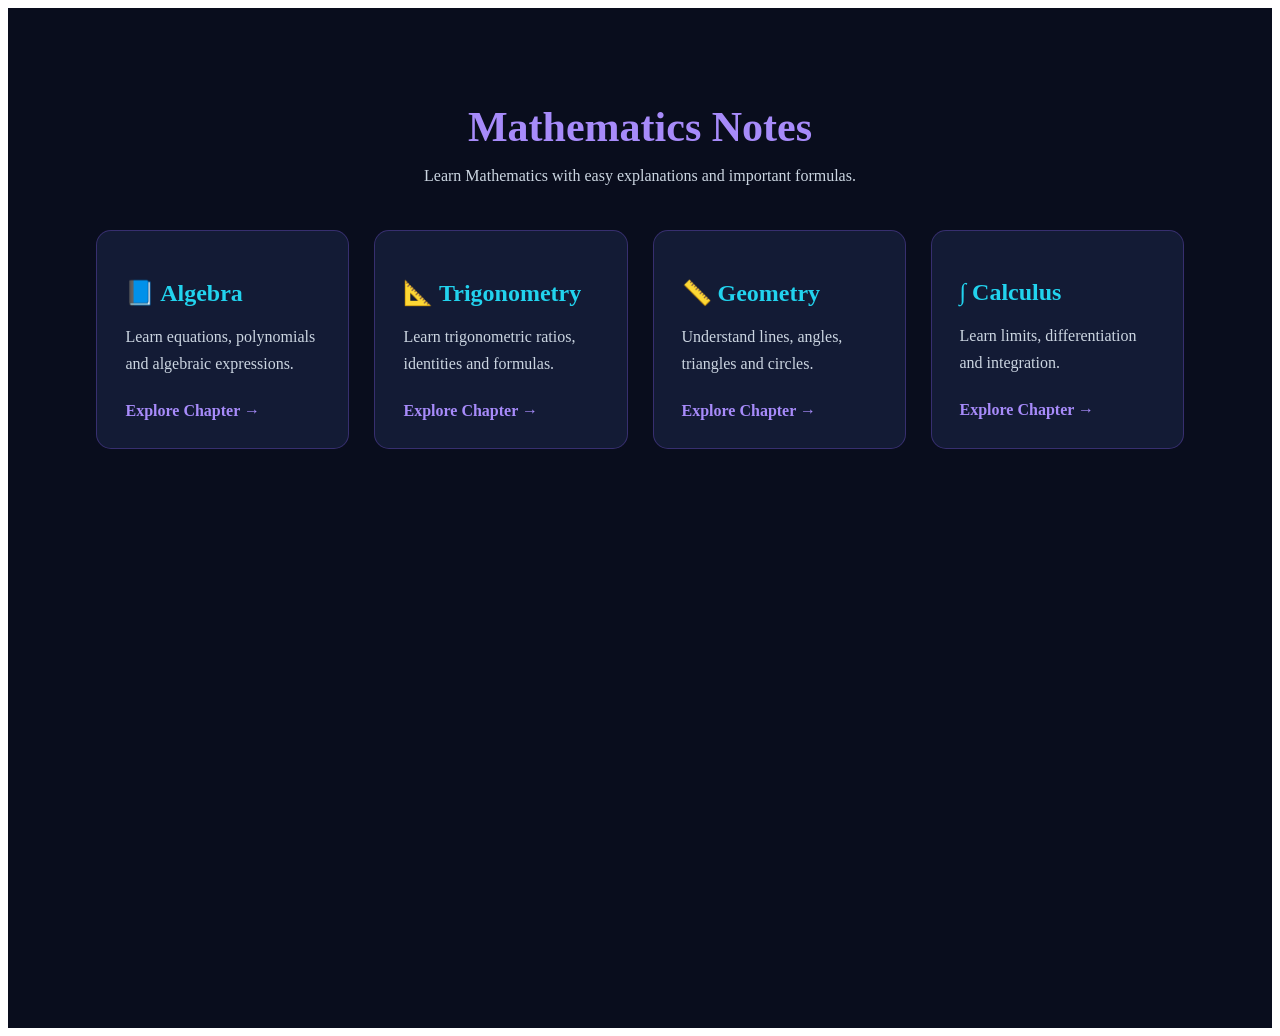
<file: math-notes.html>
<!DOCTYPE html>
<html lang="en">
<head>
    <meta charset="UTF-8">
    <meta name="viewport" content="width=device-width, initial-scale=1.0">
    <title>Mathematics Notes | NEXVIAN</title>

    <link rel="stylesheet" href="style.css">
</head>

<body>

    <section class="notes-page">

        <div class="notes-heading">
            <h1>Mathematics Notes</h1>
            <p>Learn Mathematics with easy explanations and important formulas.</p>
        </div>

<div class="notes-subjects">

    <div class="notes-card">
        <h2>📘 Algebra</h2>
        <p>Learn equations, polynomials and algebraic expressions.</p>
        <a href="algebra.HTML">Explore Chapter →</a>
    </div>

    <div class="notes-card">
        <h2>📐 Trigonometry</h2>
        <p>Learn trigonometric ratios, identities and formulas.</p>
        <a href="#">Explore Chapter →</a>
    </div>

    <div class="notes-card">
        <h2>📏 Geometry</h2>
        <p>Understand lines, angles, triangles and circles.</p>
        <a href="#">Explore Chapter →</a>
    </div>

    <div class="notes-card">
        <h2>∫ Calculus</h2>
        <p>Learn limits, differentiation and integration.</p>
        <a href="#">Explore Chapter →</a>
    </div>

</div>

    </section>

</body>
</html>
</file>
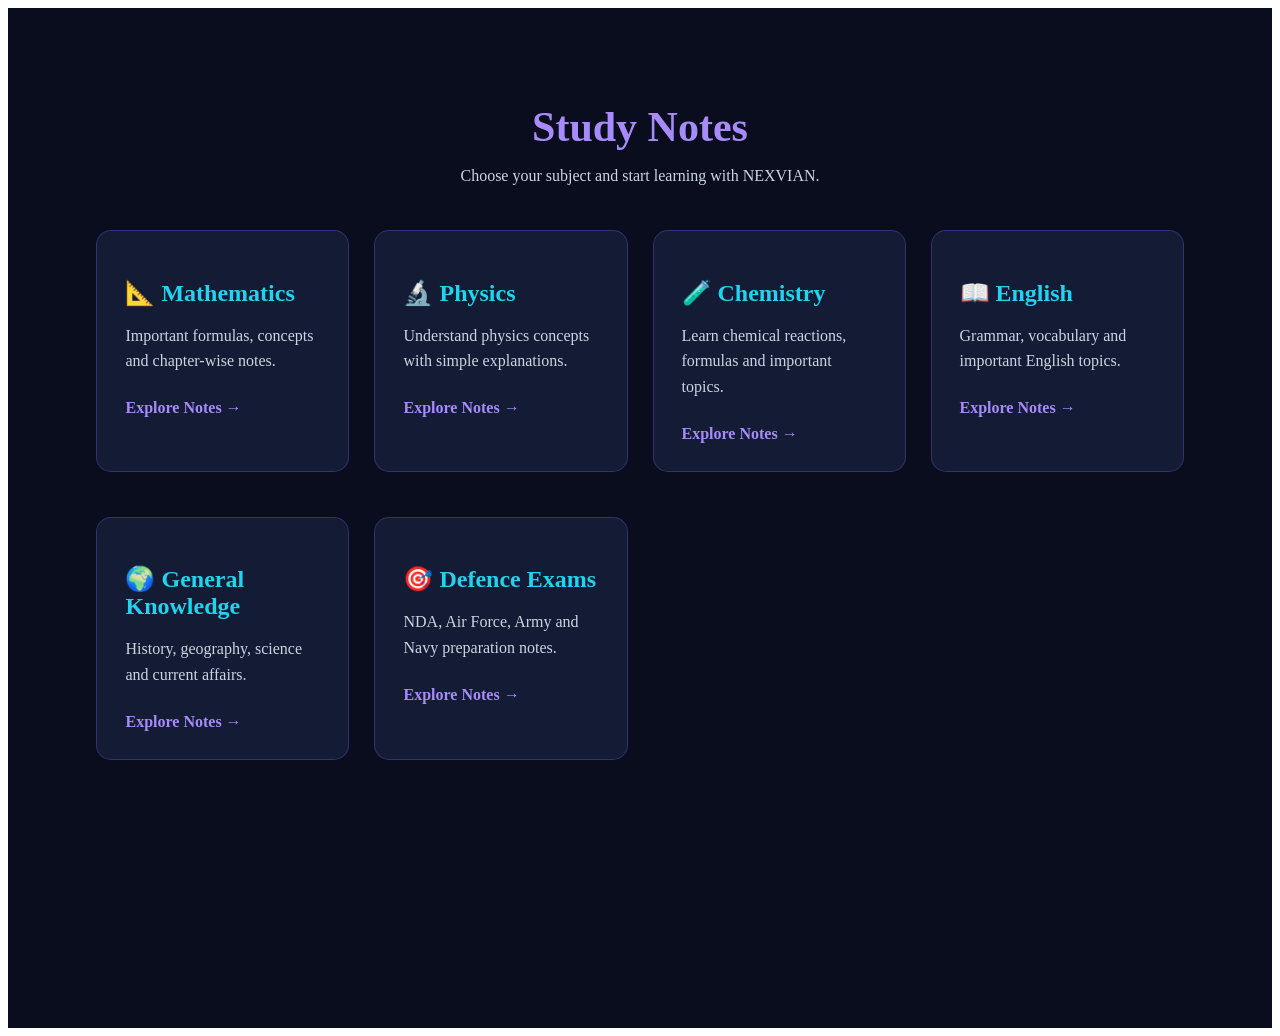
<file: notes.html>
<!DOCTYPE html>
<html lang="en">
<head>
    <meta charset="UTF-8">
    <meta name="viewport" content="width=device-width, initial-scale=1.0">
    <title>Study Notes | NEXVIAN</title>

    <link rel="stylesheet" href="style.css">

<style>
.notes-page {
    min-height: 100vh;
    padding: 60px 7%;
    background: #090D1D;
    color: #F8FAFC;
}

.notes-heading {
    text-align: center;
    margin-bottom: 45px;
}

.notes-heading h1 {
    font-size: 42px;
    color: #A78BFA;
    margin-bottom: 12px;
}

.notes-heading p {
    color: #CBD5E1;
}

.notes-subjects {
    display: grid;
    grid-template-columns: repeat(auto-fit, minmax(220px, 1fr));
    gap: 25px;
}

.notes-card {
    background: #131B35;
    border: 1px solid rgba(139, 92, 246, 0.3);
    border-radius: 15px;
    padding: 28px;
    transition: 0.3s;
}

.notes-card:hover {
    transform: translateY(-6px);
    border-color: #22D3EE;
    box-shadow: 0 0 20px rgba(34, 211, 238, 0.15);
}

.notes-card h2 {
    color: #22D3EE;
    margin-bottom: 12px;
}

.notes-card p {
    color: #CBD5E1;
    line-height: 1.6;
}

.notes-card a {
    display: inline-block;
    margin-top: 15px;
    color: #A78BFA;
    text-decoration: none;
    font-weight: 600;
}
</style>


</head>




<body>

<section class="notes-page">

    <div class="notes-heading">
        <h1>Study Notes</h1>
        <p>Choose your subject and start learning with NEXVIAN.</p>
    </div>

    <div class="notes-subjects">

        <div class="notes-card">
            <h2>📐 Mathematics</h2>
            <p>Important formulas, concepts and chapter-wise notes.</p>
            <a href="math-notes.HTML">Explore Notes →</a>
        </div>

        <div class="notes-card">
            <h2>🔬 Physics</h2>
            <p>Understand physics concepts with simple explanations.</p>
            <a href="#">Explore Notes →</a>
        </div>

        <div class="notes-card">
            <h2>🧪 Chemistry</h2>
            <p>Learn chemical reactions, formulas and important topics.</p>
            <a href="#">Explore Notes →</a>
        </div>

        <div class="notes-card">
            <h2>📖 English</h2>
            <p>Grammar, vocabulary and important English topics.</p>
            <a href="#">Explore Notes →</a>
        </div>

        <div class="notes-card">
            <h2>🌍 General Knowledge</h2>
            <p>History, geography, science and current affairs.</p>
            <a href="#">Explore Notes →</a>
        </div>

        <div class="notes-card">
            <h2>🎯 Defence Exams</h2>
            <p>NDA, Air Force, Army and Navy preparation notes.</p>
            <a href="#">Explore Notes →</a>
        </div>

    </div>

</section>

</body>

</html>
</file>
<file: style.css>
/* HERO SECTION */

.hero {
    min-height: 650px;
    padding: 90px 7%;
    display: flex;
    align-items: center;
    justify-content: space-between;
    gap: 50px;
    overflow: hidden;
    position: relative;
    background:
    radial-gradient(circle at 80% 40%,
    rgba(124,58,237,0.18), transparent 35%),
    #090D1D;
}

.hero-content {
    max-width: 620px;
    z-index: 2;
}

.hero-tag {
    display: inline-block;
    padding: 9px 16px;
    border: 1px solid #8B5CF6;
    border-radius: 30px;
    color: #C4B5FD;
    font-size: 12px;
    letter-spacing: 2px;
    margin-bottom: 25px;
}

.hero h1 {
    font-size: clamp(40px, 5vw, 68px);
    line-height: 1.2;
    font-weight: 800;
    color: white;
}

.hero h1 span {
    display: block;
    background: linear-gradient(
        90deg,
        #A78BFA,
        #22D3EE,
        #F472B6
    );
    background-clip: text;
    -webkit-background-clip: text;
    color: transparent;
}

.hero-description {
    color: #AAB7D0;
    font-size: 16px;
    line-height: 1.8;
    margin: 22px 0 28px;
}

/* SEARCH */

.hero-search {
    display: flex;
    align-items: center;
    gap: 12px;
    padding: 8px 10px 8px 18px;
    background: #151D35;
    border: 1px solid #394366;
    border-radius: 12px;
    max-width: 520px;
}

.hero-search span {
    color: #A78BFA;
    font-size: 25px;
}

.hero-search input {
    flex: 1;
    min-width: 0;
    background: transparent;
    border: none;
    outline: none;
    color: white;
    font-family: inherit;
    font-size: 13px;
}

.hero-search input::placeholder {
    color: #8290AC;
}

.hero-search button {
    background: #8B5CF6;
    color: white;
    border: none;
    padding: 12px 20px;
    border-radius: 8px;
    cursor: pointer;
}

/* BUTTONS */

.hero-buttons {
    display: flex;
    gap: 15px;
    margin-top: 25px;
    flex-wrap: wrap;
}

.primary-btn,
.secondary-btn {
    padding: 13px 23px;
    border-radius: 9px;
    text-decoration: none;
    font-size: 14px;
    font-weight: 600;
    transition: 0.3s;
}

.primary-btn {
    background: linear-gradient(
        135deg, #8B5CF6, #6366F1
    );
    color: white;
}

.secondary-btn {
    border: 1px solid #8B5CF6;
    color: white;
}

.primary-btn:hover,
.secondary-btn:hover {
    transform: translateY(-4px);
    box-shadow: 0 0 20px #8B5CF677;
}

/* FEATURES */

.hero-features {
    display: flex;
    gap: 45px;
    margin-top: 55px;
}

.hero-features h3 {
    color: #A78BFA;
    font-size: 17px;
}

.hero-features p {
    color: #8492AF;
    font-size: 12px;
}

/* RIGHT VISUAL */

.hero-visual {
    width: 400px;
    height: 400px;
    position: relative;
    display: flex;
    align-items: center;
    justify-content: center;
}

.glow-circle {
    position: absolute;
    width: 300px;
    height: 300px;
    border-radius: 50%;
    background: #8B5CF6;
    filter: blur(110px);
    opacity: 0.4;
}

.hero-icon {
    width: 220px;
    height: 220px;
    border: 2px solid #8B5CF6;
    border-radius: 35px;
    background: linear-gradient(
        135deg,
        #20204D,
        #102D4D
    );
    display: flex;
    align-items: center;
    justify-content: center;
    box-shadow: 0 0 50px #8B5CF655;
    transform: rotate(-8deg);
    z-index: 1;
}

.hero-icon span {
    font-size: 100px;
    transform: rotate(8deg);
}

.floating-card {
    position: absolute;
    background: #18213B;
    border: 1px solid #7055C7;
    color: #D8CCFF;
    padding: 13px 18px;
    border-radius: 12px;
    font-size: 13px;
    box-shadow: 0 0 20px #8B5CF633;
    z-index: 2;
}

.card-one {
    top: 30px;
    right: 0;
}

.card-two {
    bottom: 60px;
    left: 0;
}

.card-three {
    bottom: 0;
    right: 10px;
}

/* RESPONSIVE */

@media(max-width: 850px) {

    .hero {
        flex-direction: column;
        text-align: center;
        padding: 70px 6%;
    }

    .hero-search {
        margin: auto;
    }

    .hero-buttons,
    .hero-features {
        justify-content: center;
    }

    .hero-visual {
        width: 100%;
        max-width: 400px;
    }
}

@media(max-width: 480px) {

    .hero h1 {
        font-size: 39px;
    }

    .hero-features {
        gap: 20px;
    }

    .hero-visual {
        transform: scale(0.85);
        margin-top: -20px;
    }

    .hero-search button {
        padding: 10px;
    }
}

/* EXPLORE CATEGORIES */

.categories {
    padding: 90px 7%;
    background: #0B1020;
}

/* SECTION HEADING */

.section-heading {
    text-align: center;
    margin-bottom: 50px;
}

.section-tag {
    color: #A78BFA;
    font-size: 12px;
    letter-spacing: 3px;
    font-weight: 600;
}

.section-heading h2 {
    color: white;
    font-size: 38px;
    margin: 15px 0;
}

.section-heading h2 span {
    background: linear-gradient(
        90deg, #A78BFA, #22D3EE
    );
    background-clip: text;
    -webkit-background-clip: text;
    color: transparent;
}

.section-heading p {
    color: #94A3B8;
    font-size: 14px;
}

/* CATEGORY GRID */

.category-container {
    display: grid;
    grid-template-columns: repeat(3, 1fr);
    gap: 22px;
}

/* CATEGORY CARDS */

.category-card {
    padding: 30px;
    min-height: 205px;
    border-radius: 18px;
    text-decoration: none;
    border: 1px solid rgba(255,255,255,0.08);
    transition: 0.35s ease;
    position: relative;
    overflow: hidden;
}

.category-card:hover {
    transform: translateY(-8px);
}

.category-icon {
    font-size: 38px;
    margin-bottom: 20px;
}

.category-card h3 {
    color: white;
    font-size: 20px;
    margin-bottom: 8px;
}

.category-card p {
    color: #CBD5E1;
    font-size: 13px;
    margin-bottom: 18px;
}

.category-card span {
    font-size: 13px;
    font-weight: 600;
}

/* INDIVIDUAL COLOURS */

.science {
    background: linear-gradient(135deg,#123D50,#10233D);
}
.science span {
    color: #67E8F9;
}

.mathematics {
    background: linear-gradient(135deg,#38265D,#1B2142);
}
.mathematics span {
    color: #C4B5FD;
}

.history {
    background: linear-gradient(135deg,#542A48,#281D38);
}
.history span {
    color: #F9A8D4;
}

.geography {
    background: linear-gradient(135deg,#16483D,#102D35);
}
.geography span {
    color: #6EE7B7;
}

.technology {
    background: linear-gradient(135deg,#203B65,#171E3C);
}
.technology span {
    color: #93C5FD;
}

.languages {
    background: linear-gradient(135deg,#57401D,#30223A);
}
.languages span {
    color: #FDE68A;
}

/* HOVER GLOW */

.science:hover {
    box-shadow: 0 0 25px #22D3EE33;
}

.mathematics:hover {
    box-shadow: 0 0 25px #A78BFA44;
}

.history:hover {
    box-shadow: 0 0 25px #F472B644;
}

.geography:hover {
    box-shadow: 0 0 25px #34D39944;
}

.technology:hover {
    box-shadow: 0 0 25px #60A5FA44;
}

.languages:hover {
    box-shadow: 0 0 25px #FDE68A44;
}

/* RESPONSIVE */

@media(max-width: 850px) {

    .category-container {
        grid-template-columns: repeat(2,1fr);
    }

}

@media(max-width: 500px) {

    .categories {
        padding: 65px 5%;
    }

    .section-heading h2 {
        font-size: 29px;
    }

    .category-container {
        grid-template-columns: 1fr;
    }

    .category-card {
        min-height: 180px;
    }

}




/* FEATURED COURSES */

.courses {
    padding: 90px 7%;
    background: #090D1D;
}

.course-container {
    display: grid;
    grid-template-columns: repeat(3, minmax(0, 1fr));
    gap: 22px;
    width: 100%;
    max-width: 1240px;
    margin: 45px auto 0;
}

/* COURSE CARDS */

.course-card {
    min-height: 240px;
    box-sizing: border-box;
    padding: 30px;
    border-radius: 18px;
    border: 1px solid rgba(139, 92, 246, 0.25);
    background: linear-gradient(135deg, #162943, #202044);
    display: flex;
    flex-direction: column;
    transition: 0.3s ease;
}

.course-card:nth-child(3n+1) {
    background: linear-gradient(135deg, #12394A, #14243F);
}

.course-card:nth-child(3n+2) {
    background: linear-gradient(135deg, #38275C, #202044);
}

.course-card:nth-child(3n) {
    background: linear-gradient(135deg, #512B4D, #292039);
}

.course-card:hover {
    transform: translateY(-6px);
    border-color: #22D3EE;
    box-shadow: 0 10px 30px rgba(34, 211, 238, 0.12);
}

.course-icon {
    font-size: 34px;
    margin-bottom: 18px;
}

.course-level {
    color: #22D3EE;
    font-size: 11px;
    letter-spacing: 2px;
    font-weight: bold;
}

.course-card h3 {
    color: #F8FAFC;
    font-size: 21px;
    margin: 14px 0;
}

.course-card p {
    color: #D0D7E8;
    font-size: 14px;
    line-height: 1.7;
    margin-bottom: 20px;
}

.course-card a {
    color: #22D3EE;
    text-decoration: none;
    font-weight: bold;
    margin-top: auto;
}

/* TABLET */

@media (max-width: 850px) {
    .course-container {
        grid-template-columns: repeat(2, 1fr);
    }
}

/* MOBILE */

@media (max-width: 550px) {
    .course-container {
        grid-template-columns: 1fr;
    }

    .courses {
        padding: 65px 6%;
    }
}

/* POPULAR RESOURCES */

.resources {
    padding: 90px 7%;
    background: #090D1D;
}

.resource-container {
    display: grid;
    grid-template-columns: repeat(3, minmax(0, 1fr));
    gap: 22px;
    max-width: 1240px;
    margin: 45px auto 0;
}

.resource-card {
    min-height: 220px;
    padding: 30px;
    box-sizing: border-box;
    border-radius: 18px;
    border: 1px solid rgba(139, 92, 246, 0.25);
    background: linear-gradient(135deg, #162943, #202044);
    transition: 0.3s ease;
}

.resource-card:nth-child(3n+1) {
    background: linear-gradient(135deg, #12394A, #14243F);
}

.resource-card:nth-child(3n+2) {
    background: linear-gradient(135deg, #38275C, #202044);
}

.resource-card:nth-child(3n) {
    background: linear-gradient(135deg, #512B4D, #292039);
}

.resource-card:hover {
    transform: translateY(-6px);
    border-color: #22D3EE;
    box-shadow: 0 10px 30px rgba(34, 211, 238, 0.12);
}

.resource-icon {
    font-size: 35px;
    margin-bottom: 18px;
}

.resource-card h3 {
    color: #F8FAFC;
    font-size: 21px;
    margin: 12px 0;
}

.resource-card p {
    color: #D0D7E8;
    font-size: 14px;
    line-height: 1.7;
}

.resource-card a {
    display: inline-block;
    margin-top: 15px;
    color: #22D3EE;
    font-weight: bold;
    text-decoration: none;
}

.resource-card a:hover {
    color: #F472B6;
}

@media (max-width: 850px) {
    .resource-container {
        grid-template-columns: repeat(2, 1fr);
    }
}

@media (max-width: 550px) {
    .resource-container {
        grid-template-columns: 1fr;
    }

    .resources {
        padding: 65px 6%;
    }
}


/* QUIZ & PRACTICE ZONE */

.quiz-zone {
    padding: 90px 7%;
    background: #090D1D;
}

.quiz-container {
    display: grid;
    grid-template-columns: repeat(3, minmax(0, 1fr));
    gap: 22px;
    max-width: 1240px;
    margin: 45px auto 0;
}

.quiz-card {
    min-height: 240px;
    box-sizing: border-box;
    padding: 30px;
    border-radius: 18px;
    border: 1px solid rgba(139, 92, 246, 0.25);
    background: linear-gradient(135deg, #162943, #202044);
    transition: 0.3s ease;
}

.quiz-card:nth-child(3n+1) {
    background: linear-gradient(135deg, #12394A, #14243F);
}

.quiz-card:nth-child(3n+2) {
    background: linear-gradient(135deg, #38275C, #202044);
}

.quiz-card:nth-child(3n) {
    background: linear-gradient(135deg, #512B4D, #292039);
}

.quiz-card:hover {
    transform: translateY(-6px);
    border-color: #22D3EE;
    box-shadow: 0 10px 30px rgba(34, 211, 238, 0.12);
}

.quiz-icon {
    font-size: 35px;
    margin-bottom: 18px;
}

.quiz-tag {
    color: #22D3EE;
    font-size: 11px;
    letter-spacing: 2px;
    font-weight: bold;
}

.quiz-card h3 {
    color: #F8FAFC;
    font-size: 21px;
    margin: 14px 0;
}

.quiz-card p {
    color: #D0D7E8;
    font-size: 14px;
    line-height: 1.7;
    margin-bottom: 20px;
}

.quiz-card a {
    display: inline-block;
    color: #22D3EE;
    font-weight: bold;
    text-decoration: none;
}

.quiz-card a:hover {
    color: #F472B6;
}

/* TABLET */

@media (max-width: 850px) {
    .quiz-container {
        grid-template-columns: repeat(2, 1fr);
    }
}

/* MOBILE */

@media (max-width: 550px) {
    .quiz-container {
        grid-template-columns: 1fr;
    }

    .quiz-zone {
        padding: 65px 6%;
    }
}

/* ABOUT US SECTION */

.about-section {
    padding: 90px 7%;
    background: #090D1D;
}

.about-content {
    max-width: 1240px;
    margin: 45px auto 0;
    display: grid;
    grid-template-columns: 1fr 1fr;
    gap: 35px;
    align-items: center;
}

.about-text {
    padding: 25px;
}

.about-tag {
    color: #22D3EE;
    font-size: 12px;
    font-weight: bold;
    letter-spacing: 3px;
}

.about-text h3 {
    color: #F8FAFC;
    font-size: 36px;
    margin: 18px 0;
}

.about-text p {
    color: #AAB4CA;
    line-height: 1.8;
    margin-bottom: 18px;
}

.about-btn {
    display: inline-block;
    margin-top: 15px;
    padding: 13px 22px;
    background: linear-gradient(90deg, #8B5CF6, #22D3EE);
    color: white;
    border-radius: 9px;
    text-decoration: none;
    font-weight: bold;
}

.about-visual {
    min-height: 300px;
    border-radius: 22px;
    border: 1px solid rgba(139, 92, 246, 0.4);
    background: linear-gradient(135deg, #202044, #12394A);
    display: flex;
    flex-direction: column;
    align-items: center;
    justify-content: center;
    text-align: center;
    padding: 25px;
}

.about-symbol {
    font-size: 110px;
    font-weight: 900;
    background: linear-gradient(135deg, #8B5CF6, #22D3EE);
    color: transparent;
    background-clip: text;
}

.about-visual h3 {
    color: #F8FAFC;
    font-size: 17px;
    letter-spacing: 2px;
}

.about-visual p {
    color: #AAB4CA;
    margin-top: 12px;
}

@media (max-width: 700px) {
    .about-content {
        grid-template-columns: 1fr;
    }

    .about-text h3 {
        font-size: 28px;
    }
}
/* UNIVERSAL SEARCH */

.search-hidden {
    display: none !important;
}

.search-match {
    outline: 2px solid #22D3EE;
    box-shadow: 0 0 20px rgba(34, 211, 238, 0.35);
    transition: 0.3s ease;
}

.clear-search {
    background: transparent !important;
    color: #22D3EE !important;
    border: 1px solid #22D3EE !important;
    cursor: pointer;
}

.clear-search:hover {
    background: #22D3EE !important;
    color: #090D1D !important;
}
/* SEARCH CARD HIGHLIGHT */

.search-match {
    filter: brightness(0.55);
    outline: 2px solid #22D3EE;
    box-shadow: 0 0 25px rgba(34, 211, 238, 0.35);
    transition: filter 0.4s ease, box-shadow 0.4s ease;
}
.search-match {
    filter: brightness(2.55);
    outline: 2px solid #22D3EE;
    box-shadow: 0 0 25px rgba(34, 211, 238, 0.35);
    transition: filter 0.4s ease, box-shadow 0.4s ease;
}

/* CONTACT US SECTION */

.contact-section {
    padding: 90px 8%;
    background: #090D1D;
}

.contact-section .section-tag {
    color: #22D3EE;
    letter-spacing: 2px;
    font-size: 12px;
}

.contact-section .section-heading h2 span {
    color: #8B5CF6;
}

.contact-container {
    max-width: 1150px;
    margin: 50px auto 0;
    display: grid;
    grid-template-columns: 1fr 1.2fr;
    gap: 35px;
}

.contact-info,
.contact-form {
    padding: 35px;
    border: 1px solid rgba(139, 92, 246, 0.3);
    border-radius: 18px;
    background: linear-gradient(145deg, #121A32, #10152A);
}

.contact-info h3,
.contact-form h3 {
    color: #F8FAFC;
    font-size: 24px;
    margin-bottom: 18px;
}

.contact-info > p {
    color: #AAB4CC;
    line-height: 1.7;
    margin-bottom: 30px;
}

.contact-item {
    display: flex;
    align-items: center;
    gap: 18px;
    margin: 25px 0;
}

.contact-item > span {
    font-size: 25px;
    background: #202747;
    padding: 12px;
    border-radius: 12px;
}

.contact-item h4 {
    color: #22D3EE;
    margin-bottom: 5px;
}

.contact-item p {
    color: #AAB4CC;
    font-size: 14px;
}

.contact-form {
    display: flex;
    flex-direction: column;
    gap: 18px;
}

.contact-form input,
.contact-form textarea {
    width: 100%;
    padding: 15px;
    background: #090D1D;
    border: 1px solid #303957;
    border-radius: 10px;
    color: #F8FAFC;
    font-size: 14px;
    outline: none;
    font-family: inherit;
}

.contact-form input:focus,
.contact-form textarea:focus {
    border-color: #22D3EE;
    box-shadow: 0 0 10px rgba(34, 211, 238, 0.15);
}

.contact-form textarea {
    resize: vertical;
}

.contact-form button {
    padding: 15px;
    border: none;
    border-radius: 10px;
    background: linear-gradient(90deg, #8B5CF6, #22D3EE);
    color: #090D1D;
    font-weight: bold;
    font-size: 15px;
    cursor: pointer;
    transition: 0.3s;
}

.contact-form button:hover {
    transform: translateY(-3px);
    box-shadow: 0 5px 20px rgba(34, 211, 238, 0.25);
}

#contactMessage {
    color: #34D399;
    font-size: 14px;
}

/* MOBILE RESPONSIVE */

@media (max-width: 768px) {
    .contact-section {
        padding: 65px 5%;
    }

    .contact-container {
        grid-template-columns: 1fr;
    }

    .contact-info,
    .contact-form {
        padding: 25px;
    }
}

/* FOOTER SECTION */

.footer {
    background: #060A16;
    padding: 65px 8% 20px;
    border-top: 1px solid rgba(34, 211, 238, 0.2);
}

.footer-container {
    max-width: 1250px;
    margin: auto;
    display: grid;
    grid-template-columns: 1.5fr 1fr 1fr 1fr;
    gap: 40px;
}

.footer-brand h2 {
    color: #F8FAFC;
    font-size: 30px;
    margin-bottom: 10px;
}

.footer-brand h2 span {
    color: #22D3EE;
}

.footer-brand p {
    color: #AAB4CC;
    font-size: 14px;
    line-height: 1.8;
    margin-bottom: 15px;
}

.footer-brand p:first-of-type {
    color: #8B5CF6;
    letter-spacing: 2px;
    font-size: 11px;
    font-weight: bold;
}

.footer-links {
    display: flex;
    flex-direction: column;
    gap: 14px;
}

.footer-links h3 {
    color: #22D3EE;
    font-size: 17px;
    margin-bottom: 8px;
}

.footer-links a {
    color: #AAB4CC;
    text-decoration: none;
    font-size: 14px;
    transition: 0.3s;
}

.footer-links a:hover {
    color: #22D3EE;
    padding-left: 5px;
text-shadow: 0 0 10px rgba(34, 211, 238, 0.5);
}

.footer-bottom {
    max-width: 1250px;
    margin: 45px auto 0;
    padding-top: 20px;
    border-top: 1px solid #252D45;
    display: flex;
    justify-content: space-between;
    gap: 15px;
    flex-wrap: wrap;
}

.footer-bottom p {
    color: #8490AA;
    font-size: 13px;
}

/* FOOTER RESPONSIVE */

@media (max-width: 850px) {
    .footer-container {
        grid-template-columns: repeat(2, 1fr);
    }
}

@media (max-width: 500px) {
    .footer-container {
        grid-template-columns: 1fr;
        gap: 30px;
    }

    .footer-bottom {
        flex-direction: column;
        text-align: center;
    }
}

/* MATHEMATICS & ALGEBRA NOTES */

.notes-page {
    min-height: 100vh;
    padding: 60px 7%;
    background: #090D1D;
    color: #F8FAFC;
}

.notes-heading {
    text-align: center;
    margin-bottom: 45px;
}

.notes-heading h1 {
    font-size: 42px;
    color: #A78BFA;
    margin-bottom: 12px;
}

.notes-heading p {
    color: #CBD5E1;
}

.notes-subjects {
    display: grid;
    grid-template-columns: repeat(auto-fit, minmax(220px, 1fr));
    gap: 25px;
}

.notes-card {
    background: #131B35;
    border: 1px solid rgba(139, 92, 246, 0.3);
    border-radius: 15px;
    padding: 28px;
    margin-bottom: 20px;
    transition: 0.3s;
}

.notes-card:hover {
    transform: translateY(-6px);
    border-color: #22D3EE;
    box-shadow: 0 0 20px rgba(34, 211, 238, 0.15);
}

.notes-card h2 {
    color: #22D3EE;
    margin-bottom: 15px;
}

.notes-card h3 {
    color: #A78BFA;
    margin: 15px 0 8px;
}

.notes-card p {
    color: #CBD5E1;
    line-height: 1.7;
    margin-bottom: 10px;
}

.notes-card a {
    display: inline-block;
    margin-top: 15px;
    color: #A78BFA;
    text-decoration: none;
    font-weight: 600;
}

.notes-card input {
    width: 100%;
    padding: 12px;
    margin: 10px 0 20px;
    background: #090D1D;
    border: 1px solid #39415D;
    border-radius: 8px;
    color: white;
    outline: none;
}

.notes-card input:focus {
    border-color: #22D3EE;
}

.notes-card button {
    background: linear-gradient(135deg, #8B5CF6, #6366F1);
    color: white;
    border: none;
    padding: 12px 25px;
    border-radius: 8px;
    cursor: pointer;
    font-weight: 600;
}

.notes-card button:hover {
    box-shadow: 0 0 15px rgba(139, 92, 246, 0.5);
}

#quizResult {
    color: #34D399;
    margin-top: 20px;
}

@media (max-width: 600px) {
    .notes-page {
        padding: 40px 5%;
    }

    .notes-heading h1 {
        font-size: 30px;
    }
}
</file>
<file: jee-planner.css>
/* =====================================
   NEXVIAN JEE PLANNER - MAIN DESIGN
===================================== */

* {
    margin: 0;
    padding: 0;
    box-sizing: border-box;
}

body {
    font-family: Arial, sans-serif;
    background: #0b1120;
    color: #ffffff;
}

button,
input,
textarea,
select {
    font-family: inherit;
}

button {
    cursor: pointer;
}

/* HEADER */

.planner-header {
    display: flex;
    justify-content: space-between;
    align-items: center;
    padding: 20px 7%;
    background: #111c32;
    border-bottom: 1px solid #26344d;
    position: sticky;
    top: 0;
    z-index: 100;
}

.logo {
    font-size: 25px;
    font-weight: bold;
    color: #60a5fa;
    text-decoration: none;
}

.planner-header span {
    font-weight: bold;
    letter-spacing: 2px;
}

.back-btn {
    color: white;
    text-decoration: none;
    background: #26344d;
    padding: 10px 18px;
    border-radius: 8px;
}

/* MAIN CONTAINER */

.planner-container {
    width: 90%;
    max-width: 1200px;
    margin: auto;
    padding: 40px 0;
}

.welcome-section {
    text-align: center;
    margin-bottom: 35px;
}

.tagline {
    color: #60a5fa;
    font-weight: bold;
    letter-spacing: 3px;
    margin-bottom: 12px;
}

.welcome-section h1 {
    font-size: 38px;
    margin-bottom: 12px;
}

.welcome-section p:last-child {
    color: #aab7cc;
    line-height: 1.6;
}

/* STATS */

.stats-container {
    display: grid;
    grid-template-columns: repeat(3, 1fr);
    gap: 20px;
    margin-bottom: 30px;
}

.stat-card {
    background: #152238;
    padding: 25px;
    border: 1px solid #293b57;
    border-radius: 14px;
    text-align: center;
}

.stat-card h2 {
    color: #60a5fa;
    font-size: 32px;
    margin-bottom: 8px;
}

.stat-card p {
    color: #aab7cc;
}

/* PROGRESS */

.progress-section {
    background: #152238;
    padding: 22px;
    border-radius: 14px;
    margin-bottom: 35px;
}

.progress-section h3 {
    margin-bottom: 15px;
}

.progress-bar {
    width: 100%;
    height: 12px;
    background: #293b57;
    border-radius: 20px;
    overflow: hidden;
}

#progressFill {
    width: 0%;
    height: 100%;
    background: #22c55e;
    border-radius: 20px;
    transition: 0.3s;
}

/* BACKUP */

.backup-section {
    background: #152238;
    padding: 25px;
    border: 1px solid #293b57;
    border-radius: 14px;
    margin-bottom: 35px;
}

.backup-section h2 {
    margin-bottom: 8px;
}

.backup-section p {
    color: #aab7cc;
    margin-bottom: 18px;
}

.backup-buttons {
    display: flex;
    flex-wrap: wrap;
    gap: 12px;
}

.backup-buttons button,
.restore-btn {
    padding: 12px 20px;
    background: #2563eb;
    color: white;
    border: none;
    border-radius: 8px;
    font-size: 14px;
    cursor: pointer;
}

.restore-btn {
    background: #15803d;
}

/* SUBJECT PROGRESS */

.subject-progress {
    margin-bottom: 35px;
}

.subject-progress h2 {
    margin-bottom: 18px;
}

.subject-progress-grid {
    display: grid;
    grid-template-columns: repeat(3, 1fr);
    gap: 18px;
}

.subject-box {
    background: #152238;
    border: 1px solid #293b57;
    border-radius: 12px;
    padding: 20px;
}

.subject-box h3 {
    margin-bottom: 12px;
    color: #60a5fa;
}

.subject-box p {
    color: #cbd5e1;
    margin-bottom: 12px;
}

.subject-bar {
    height: 9px;
    background: #293b57;
    border-radius: 20px;
    overflow: hidden;
}

.subject-bar div {
    height: 100%;
    width: 0%;
    background: #22c55e;
    transition: 0.3s;
}

/* FILTERS */

.filter-section {
    margin-bottom: 22px;
}

.filter-section h2 {
    margin-bottom: 18px;
}

.filters {
    display: flex;
    flex-wrap: wrap;
    gap: 10px;
}

.filter-btn {
    padding: 11px 18px;
    border: 1px solid #344761;
    background: #152238;
    color: white;
    border-radius: 8px;
    transition: 0.2s;
}

.filter-btn:hover,
.filter-btn.active {
    background: #2563eb;
    border-color: #2563eb;
}

/* COMPACT DAY CARDS */

.days-container {
    display: grid;
    grid-template-columns: repeat(4, 1fr);
    gap: 14px;
    align-items: start;
}

.day-card {
    background: #152238;
    border: 1px solid #293b57;
    border-radius: 12px;
    overflow: hidden;
    transition: 0.2s;
}

.day-card:hover {
    border-color: #60a5fa;
}

.day-details summary {
    display: flex;
    justify-content: space-between;
    align-items: center;
    gap: 8px;
    padding: 17px 14px;
    cursor: pointer;
    list-style: none;
    min-height: 65px;
}

.day-details summary::-webkit-details-marker {
    display: none;
}

.day-title {
    color: #60a5fa;
    font-size: 16px;
    font-weight: bold;
    white-space: nowrap;
}

.day-status {
    font-size: 10px;
    color: #aab7cc;
    text-align: right;
}

.day-arrow {
    color: #60a5fa;
    font-size: 18px;
}

.day-details[open] .day-arrow {
    transform: rotate(45deg);
}

.day-content {
    padding: 16px;
    border-top: 1px solid #293b57;
    grid-column: 1 / -1;
}

.day-content label {
    display: block;
    color: #cbd5e1;
    font-size: 13px;
    font-weight: bold;
    margin: 15px 0 7px;
}

.day-content input,
.day-content textarea,
.day-content select {
    width: 100%;
    padding: 11px;
    background: #0b1629;
    color: white;
    border: 1px solid #344761;
    border-radius: 7px;
    outline: none;
    font-size: 14px;
}

.day-content textarea {
    min-height: 75px;
    resize: vertical;
}

.day-content input:focus,
.day-content textarea:focus,
.day-content select:focus {
    border-color: #60a5fa;
}

.day-content input::placeholder,
.day-content textarea::placeholder {
    color: #718096;
}

.day-content input[type="file"] {
    padding: 10px;
    background: #101d32;
    border: 1px dashed #60a5fa;
}

.day-content input[type="file"]::file-selector-button {
    background: #2563eb;
    color: white;
    border: none;
    padding: 8px 12px;
    border-radius: 5px;
    margin-right: 10px;
    cursor: pointer;
}

.material-heading {
    color: #60a5fa;
    margin-top: 25px;
}

/* UPLOADED MATERIALS */

.uploaded-materials {
    margin-top: 20px;
    padding: 14px;
    background: #0b1629;
    border: 1px solid #344761;
    border-radius: 9px;
}

.uploaded-materials h4 {
    margin-bottom: 12px;
    color: #60a5fa;
}

.material-item {
    display: flex;
    align-items: center;
    justify-content: space-between;
    flex-wrap: wrap;
    gap: 10px;
    padding: 10px 0;
    border-bottom: 1px solid #293b57;
}

.material-item span {
    color: #cbd5e1;
    font-size: 12px;
    overflow-wrap: anywhere;
}

.material-item a {
    color: #60a5fa;
    text-decoration: none;
}

.material-item button {
    background: #dc2626;
    color: white;
    border: none;
    border-radius: 5px;
    padding: 7px 10px;
}

/* SAVE DAY BUTTON */

.save-btn {
    width: 100%;
    margin-top: 20px;
    padding: 12px;
    background: #2563eb;
    color: white;
    border: none;
    border-radius: 8px;
    font-size: 15px;
    font-weight: bold;
}

.save-btn:hover {
    background: #1d4ed8;
}

/* MOCK TEST SECTION */

.mock-section {
    margin-top: 55px;
    padding: 25px;
    background: #111c32;
    border: 1px solid #293b57;
    border-radius: 15px;
}

.section-heading {
    margin-bottom: 25px;
}

.section-heading h2 {
    font-size: 27px;
    margin-bottom: 8px;
}

.section-heading p {
    color: #aab7cc;
    line-height: 1.6;
}

.mock-builder,
.mock-start {
    background: #152238;
    padding: 22px;
    border: 1px solid #344761;
    border-radius: 12px;
    margin-bottom: 22px;
}

.mock-builder h3,
.mock-start h3 {
    color: #60a5fa;
    margin-bottom: 15px;
}

.mock-builder label,
.mock-start label {
    display: block;
    margin: 14px 0 7px;
    color: #cbd5e1;
    font-size: 13px;
    font-weight: bold;
}

.mock-builder input,
.mock-builder textarea,
.mock-builder select,
.mock-start input {
    width: 100%;
    padding: 12px;
    background: #0b1629;
    color: white;
    border: 1px solid #344761;
    border-radius: 7px;
    outline: none;
    margin-bottom: 8px;
}

.mock-builder textarea {
    min-height: 85px;
    resize: vertical;
}

.mock-options {
    display: grid;
    grid-template-columns: repeat(2, 1fr);
    gap: 10px;
}

#addMockQuestion,
#startMockTest,
#submitMockTest {
    background: #2563eb;
    color: white;
    border: none;
    padding: 12px 20px;
    border-radius: 8px;
    font-weight: bold;
    margin-top: 12px;
}

#startMockTest:disabled {
    background: #475569;
    cursor: not-allowed;
}

#questionBankCount,
#availableQuestions {
    color: #aab7cc;
    margin-top: 14px;
}

/* QUESTION BANK */

.mock-question-list {
    margin-top: 15px;
}

.mock-bank-item {
    display: flex;
    justify-content: space-between;
    align-items: center;
    gap: 12px;
    background: #0b1629;
    border: 1px solid #344761;
    border-radius: 8px;
    padding: 12px;
    margin-top: 8px;
}

.mock-bank-item span {
    color: #cbd5e1;
    font-size: 13px;
    overflow-wrap: anywhere;
}

.mock-bank-item button {
    background: #dc2626;
    color: white;
    border: none;
    padding: 7px 11px;
    border-radius: 6px;
}

/* TEST INTERFACE */

#mockTestArea {
    background: #0b1629;
    border: 1px solid #344761;
    border-radius: 12px;
    padding: 20px;
    margin-top: 25px;
}

.test-topbar {
    display: flex;
    justify-content: space-between;
    align-items: center;
    gap: 15px;
    padding-bottom: 18px;
    border-bottom: 1px solid #344761;
    margin-bottom: 20px;
}

.test-topbar h3 {
    color: #60a5fa;
}

#mockTimer {
    background: #26344d;
    padding: 10px 15px;
    border-radius: 8px;
    font-weight: bold;
    color: #fbbf24;
}

.test-layout {
    display: grid;
    grid-template-columns: 1fr 250px;
    gap: 22px;
}

.test-question-area {
    background: #152238;
    padding: 22px;
    border-radius: 10px;
}

#testSubject {
    color: #60a5fa;
    margin-bottom: 15px;
    font-weight: bold;
}

#testQuestion {
    line-height: 1.6;
    margin-bottom: 22px;
}

#testOptions {
    display: grid;
    gap: 12px;
}

.test-option {
    display: flex;
    align-items: center;
    gap: 12px;
    background: #0b1629;
    border: 1px solid #344761;
    padding: 13px;
    border-radius: 8px;
    cursor: pointer;
}

.test-option:has(input:checked) {
    border-color: #60a5fa;
    background: #1e3a5f;
}

.test-option input {
    accent-color: #60a5fa;
}

.test-option span {
    line-height: 1.5;
}

.test-controls {
    display: flex;
    flex-wrap: wrap;
    gap: 10px;
    margin-top: 25px;
}

.test-controls button {
    padding: 10px 14px;
    background: #26344d;
    color: white;
    border: 1px solid #344761;
    border-radius: 7px;
}

#nextQuestion {
    background: #2563eb;
}

#submitMockTest {
    background: #dc2626;
}

/* QUESTION PALETTE */

.question-palette {
    background: #152238;
    padding: 17px;
    border-radius: 10px;
    height: fit-content;
}

.question-palette h3 {
    margin-bottom: 15px;
    font-size: 16px;
}

#questionPalette {
    display: grid;
    grid-template-columns: repeat(5, 1fr);
    gap: 8px;
}

#questionPalette button {
    min-height: 36px;
    border: 1px solid #475569;
    border-radius: 6px;
    background: #26344d;
    color: white;
}

#questionPalette button.current {
    outline: 2px solid #60a5fa;
}

#questionPalette button.answered {
    background: #15803d;
}

#questionPalette button.marked {
    background: #a16207;
}

#testStatus {
    margin-top: 15px;
    font-size: 13px;
    color: #aab7cc;
}

/* RESULTS */

#mockResult {
    margin-top: 25px;
}

.mock-result-card {
    background: #152238;
    padding: 25px;
    border: 1px solid #344761;
    border-radius: 12px;
}

.mock-result-card h2 {
    color: #60a5fa;
}

.mock-result-card h1 {
    font-size: 50px;
    margin: 15px 0 5px;
}

.mock-result-card > p {
    color: #aab7cc;
}

.result-stats {
    display: grid;
    grid-template-columns: repeat(4, 1fr);
    gap: 12px;
    margin: 25px 0;
}

.result-stats div {
    background: #0b1629;
    padding: 16px;
    border-radius: 8px;
    text-align: center;
}

.result-stats strong,
.result-stats span {
    display: block;
}

.result-stats strong {
    font-size: 23px;
    color: #60a5fa;
}

.result-stats span {
    font-size: 12px;
    color: #aab7cc;
    margin-top: 5px;
}

.mock-result-card h3 {
    margin: 25px 0 12px;
    color: #60a5fa;
}

#subjectResultList p {
    padding: 10px;
    border-bottom: 1px solid #344761;
    color: #cbd5e1;
}

.answer-review-item {
    padding: 15px;
    background: #0b1629;
    border-radius: 8px;
    margin-bottom: 12px;
}

.answer-review-item h4 {
    color: #60a5fa;
    margin-bottom: 10px;
}

.answer-review-item p {
    color: #cbd5e1;
    margin-top: 8px;
    line-height: 1.5;
}

#closeMockResult {
    margin-top: 20px;
    padding: 12px 20px;
    background: #2563eb;
    color: white;
    border: none;
    border-radius: 8px;
}

/* FOOTER */

footer {
    text-align: center;
    padding: 25px;
    color: #8998ae;
    border-top: 1px solid #26344d;
}

/* RESPONSIVE */

@media (max-width: 950px) {
    .days-container {
        grid-template-columns: repeat(3, 1fr);
    }

    .test-layout {
        grid-template-columns: 1fr;
    }

    .question-palette {
        order: -1;
    }
}

@media (max-width: 650px) {
    .stats-container,
    .subject-progress-grid {
        grid-template-columns: 1fr;
    }

    .days-container {
        grid-template-columns: repeat(2, 1fr);
    }

    .welcome-section h1 {
        font-size: 29px;
    }

    .result-stats {
        grid-template-columns: repeat(2, 1fr);
    }

    .mock-section {
        padding: 15px;
    }
}

@media (max-width: 420px) {
    .days-container {
        grid-template-columns: 1fr;
    }

    .planner-header {
        padding: 14px;
    }

    .planner-header span {
        font-size: 11px;
    }

    .logo {
        font-size: 20px;
    }

    .back-btn {
        padding: 8px 10px;
        font-size: 12px;
    }

    .planner-container {
        width: 92%;
    }

    .mock-options {
        grid-template-columns: 1fr;
    }

    .test-topbar h3 {
        font-size: 14px;
    }
}
</file>
